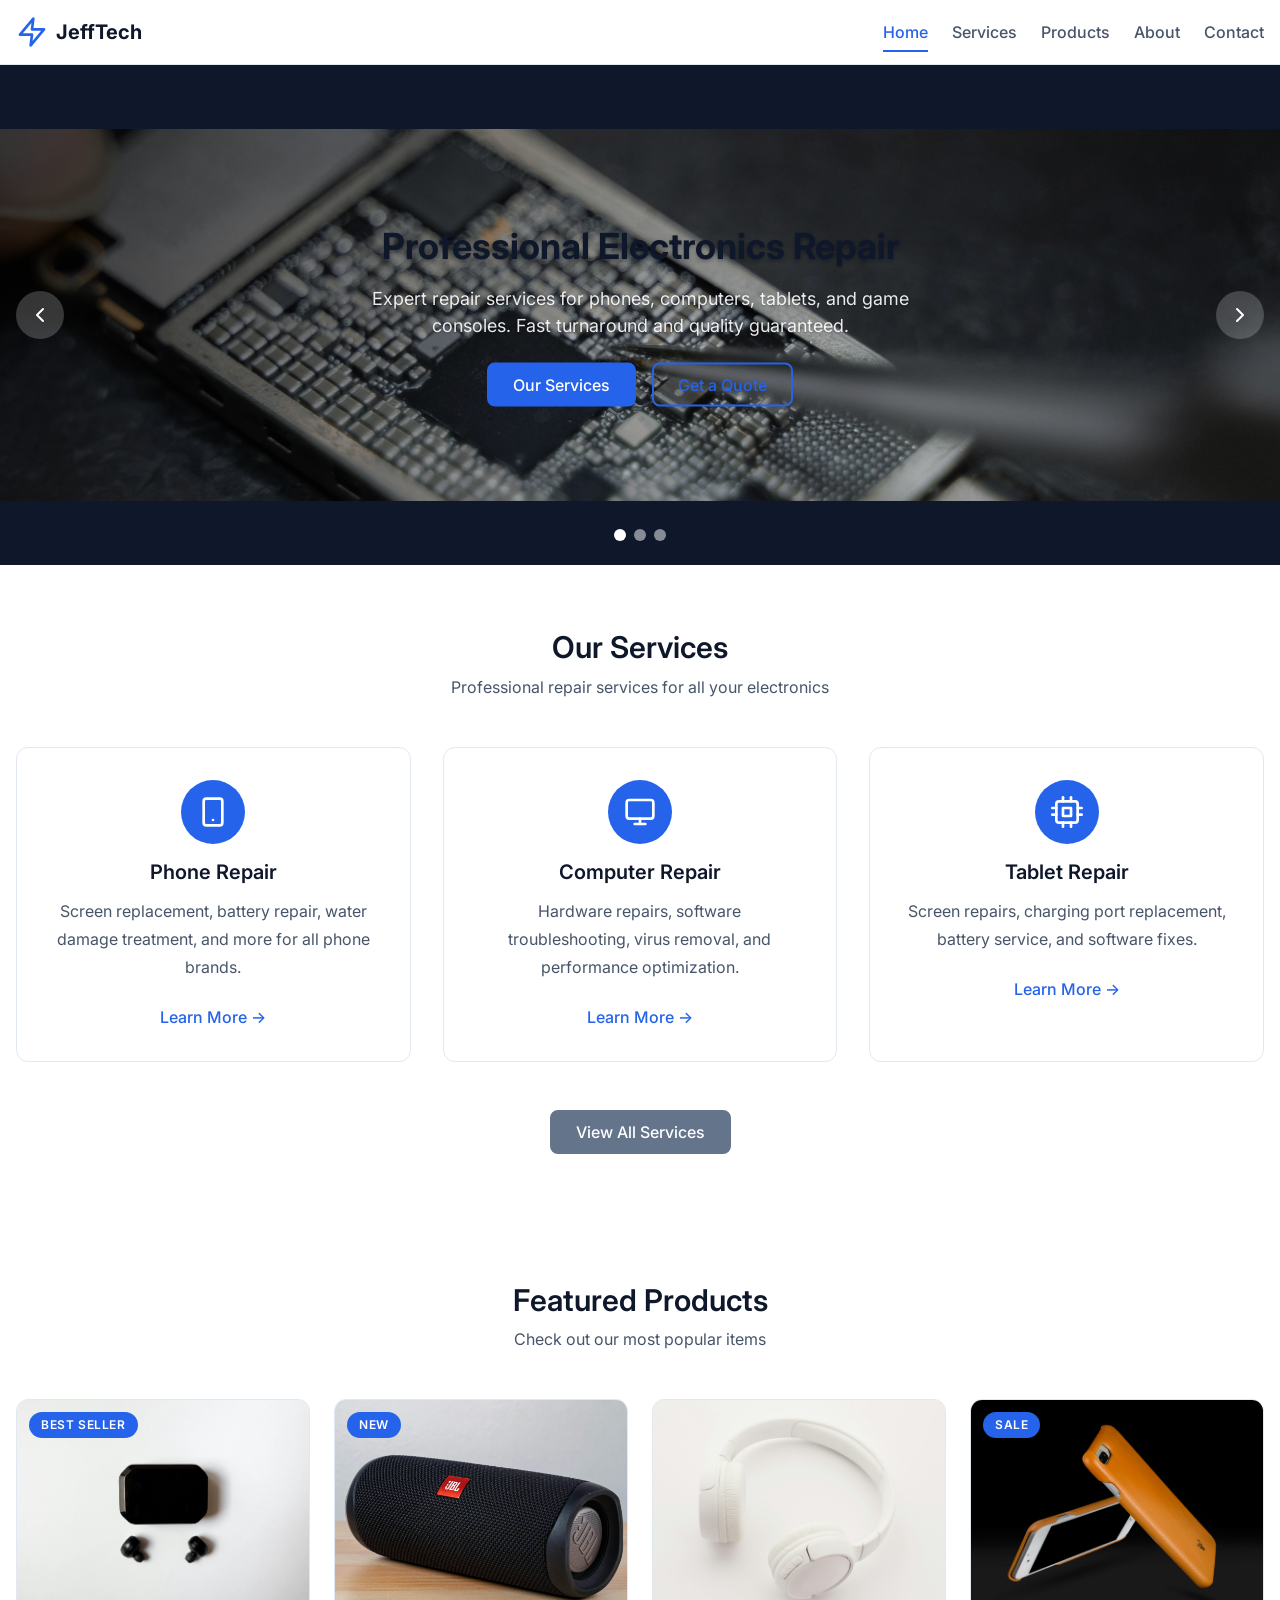
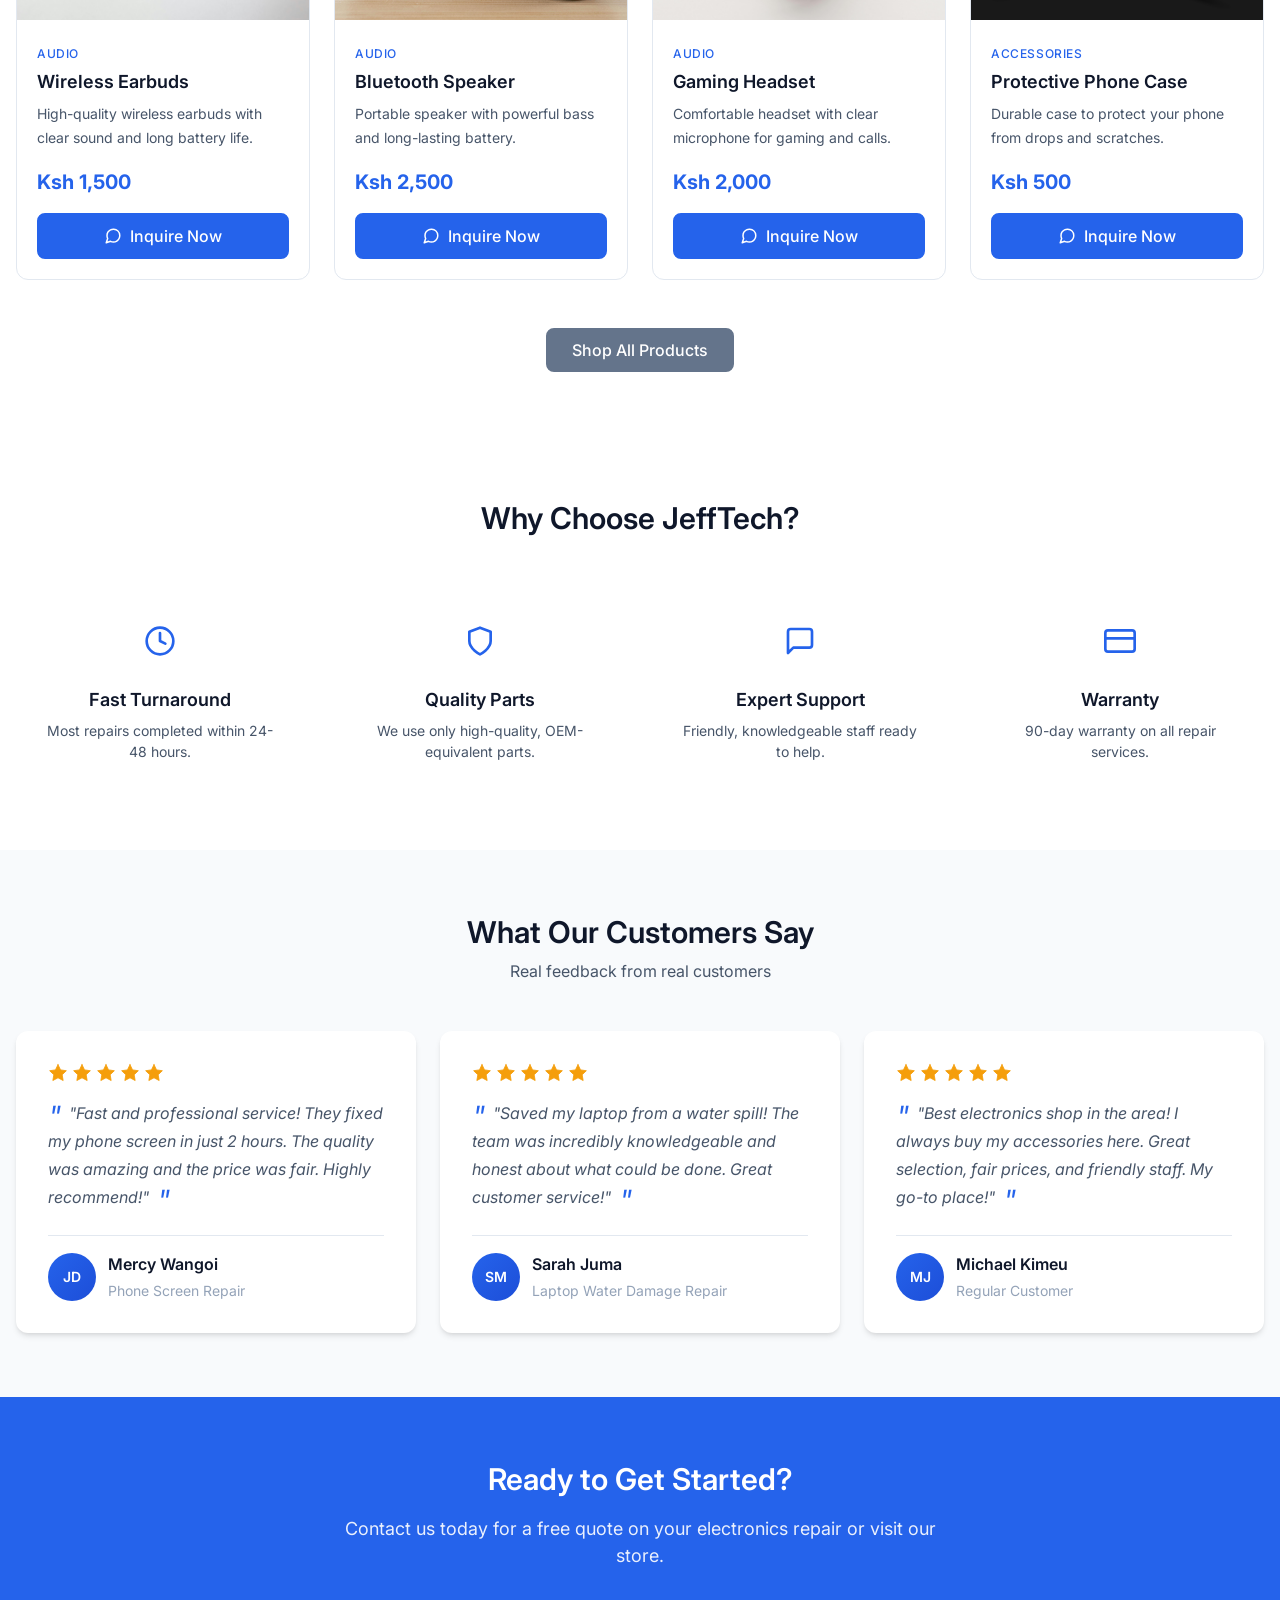
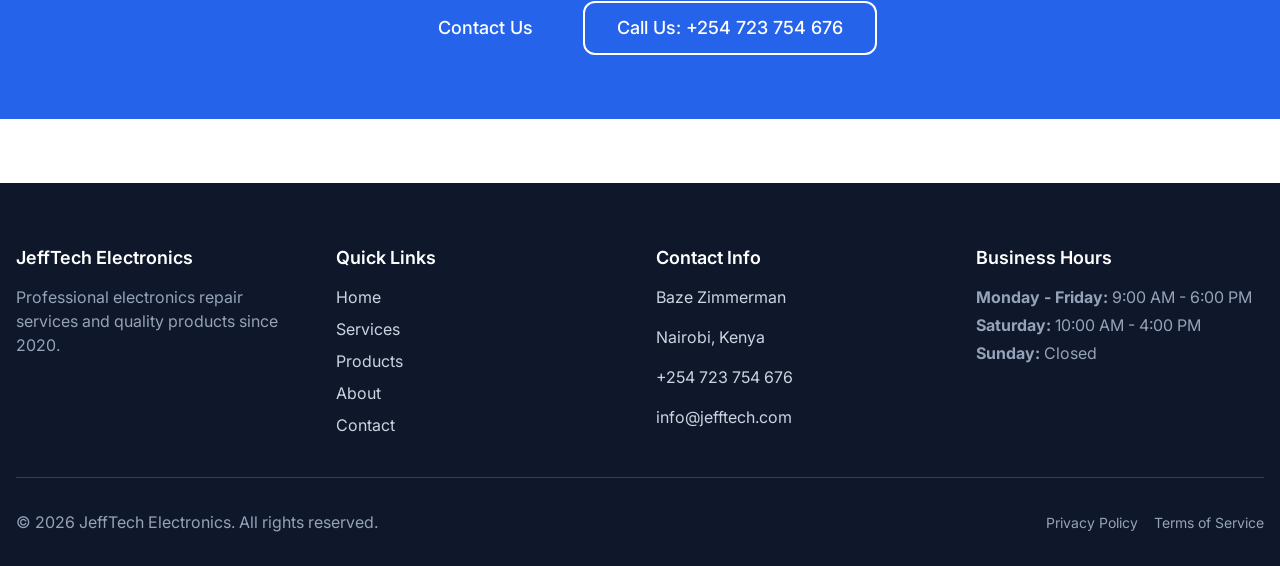
<file: index.html>
<!DOCTYPE html>
<html lang="en">
<head>
    <meta charset="UTF-8">
    <meta name="viewport" content="width=device-width, initial-scale=1.0">
    <meta http-equiv="X-UA-Compatible" content="IE=edge">
    
    <!-- Primary Meta Tags -->
    <title>JeffTech Electronics - Repair Services & Products</title>
    <meta name="title" content="JeffTech Electronics - Repair Services & Products">
    <meta name="description" content="Professional electronics repair services and quality products. We repair phones, computers, tablets, and more. Visit us today!">
    <meta name="keywords" content="electronics repair, phone repair, computer repair, electronics sales, tablet repair">
    <meta name="author" content="JeffTech Electronics">
    <meta name="robots" content="index, follow">
    
    <!-- Open Graph / Facebook -->
    <meta property="og:type" content="website">
    <meta property="og:url" content="https://jefftech.example.com/">
    <meta property="og:title" content="JeffTech Electronics - Repair Services & Products">
    <meta property="og:description" content="Professional electronics repair services and quality products. We repair phones, computers, tablets, and more.">
    <meta property="og:image" content="assets/images/og-image.jpg">
    
    <!-- Twitter -->
    <meta property="twitter:card" content="summary_large_image">
    <meta property="twitter:url" content="https://jefftech.example.com/">
    <meta property="twitter:title" content="JeffTech Electronics - Repair Services & Products">
    <meta property="twitter:description" content="Professional electronics repair services and quality products. We repair phones, computers, tablets, and more.">
    <meta property="twitter:image" content="assets/images/og-image.jpg">
    
    <!-- Favicon -->
    <link rel="icon" type="image/x-icon" href="assets/images/favicon.ico">
    <link rel="apple-touch-icon" sizes="180x180" href="assets/images/apple-touch-icon.png">
    
    <!-- Canonical URL -->
    <link rel="canonical" href="https://jefftech.example.com/">
    
    <!-- Preconnect to external domains -->
    <link rel="preconnect" href="https://fonts.googleapis.com">
    <link rel="preconnect" href="https://fonts.gstatic.com" crossorigin>
    
    <!-- Fonts -->
    <link rel="stylesheet" href="https://fonts.googleapis.com/css2?family=Inter:wght@400;500;600;700&display=swap">
    
    <!-- CSS -->
    <link rel="stylesheet" href="assets/css/main.css">
    
    <!-- Security Headers (via meta tag - server config preferred) -->
    <meta http-equiv="X-Content-Type-Options" content="nosniff">
    <meta http-equiv="X-Frame-Options" content="DENY">
    <meta name="referrer" content="strict-origin-when-cross-origin">
</head>
<body>
    <!-- Skip Link for Accessibility -->
    <a href="#main-content" class="skip-link">Skip to main content</a>
    
    <!-- Header -->
    <header class="header">
        <div class="container">
            <a href="index.html" class="logo">
                <svg xmlns="http://www.w3.org/2000/svg" viewBox="0 0 24 24" fill="none" stroke="currentColor" stroke-width="2" stroke-linecap="round" stroke-linejoin="round" class="logo-icon">
                    <path d="M13 2L3 14h9l-1 8 10-12h-9l1-8z"/>
                </svg>
                <span class="logo-text">JeffTech</span>
            </a>
            
            <nav class="nav" aria-label="Main navigation">
                <button class="nav-toggle" aria-expanded="false" aria-controls="nav-menu" aria-label="Toggle navigation menu">
                    <span class="hamburger"></span>
                </button>
                
                <ul id="nav-menu" class="nav-menu">
                    <li class="nav-item">
                        <a href="index.html" class="nav-link nav-link--active" aria-current="page">Home</a>
                    </li>
                    <li class="nav-item">
                        <a href="pages/services.html" class="nav-link">Services</a>
                    </li>
                    <li class="nav-item">
                        <a href="pages/products.html" class="nav-link">Products</a>
                    </li>
                    <li class="nav-item">
                        <a href="pages/about.html" class="nav-link">About</a>
                    </li>
                    <li class="nav-item">
                        <a href="pages/contact.html" class="nav-link">Contact</a>
                    </li>
                </ul>
            </nav>
        </div>
    </header>
    
    <!-- Main Content -->
    <main id="main-content">
        <!-- Hero Slider Section -->
        <section class="hero-slider" aria-roledescription="carousel" aria-label="Featured promotions">
            <div class="hero-slider__slides">
                <!-- Slide 1 -->
                <article class="hero-slider__slide is-active" aria-roledescription="slide" aria-label="Slide 1 of 3">
                    <img src="assets/images/hero-1.jpg" alt="Professional electronics repair services" loading="eager" width="1920" height="600">
                    <div class="hero-slider__overlay"></div>
                    <div class="hero-slider__content">
                        <h1 class="hero-slider__title">Professional Electronics Repair</h1>
                        <p class="hero-slider__subtitle">Expert repair services for phones, computers, tablets, and game consoles. Fast turnaround and quality guaranteed.</p>
                        <div class="hero-slider__actions">
                            <a href="pages/services.html" class="btn btn--primary">Our Services</a>
                            <a href="pages/contact.html" class="btn btn--outline">Get a Quote</a>
                        </div>
                    </div>
                </article>
                
                <!-- Slide 2 -->
                <article class="hero-slider__slide" aria-roledescription="slide" aria-label="Slide 2 of 3">
                    <img src="assets/images/hero-2.jpg" alt="Quality electronics products and accessories" loading="eager" width="1920" height="600">
                    <div class="hero-slider__overlay"></div>
                    <div class="hero-slider__content">
                        <h1 class="hero-slider__title">Quality Products & Accessories</h1>
                        <p class="hero-slider__subtitle">Browse our selection of phones, tablets, chargers, cables, cases, and more. Competitive prices and expert advice.</p>
                        <div class="hero-slider__actions">
                            <a href="pages/products.html" class="btn btn--primary">View Products</a>
                            <a href="pages/contact.html" class="btn btn--outline">Contact Us</a>
                        </div>
                    </div>
                </article>
                
                <!-- Slide 3 -->
                <article class="hero-slider__slide" aria-roledescription="slide" aria-label="Slide 3 of 3">
                    <img src="assets/images/hero-3.jpg" alt="Fast and reliable service at JeffTech Electronics" loading="eager" width="1920" height="600">
                    <div class="hero-slider__overlay"></div>
                    <div class="hero-slider__content">
                        <h1 class="hero-slider__title">Fast & Reliable Service</h1>
                        <p class="hero-slider__subtitle">Most repairs completed same-day. Walk-ins welcome! Free diagnostic services.</p>
                        <div class="hero-slider__actions">
                            <a href="pages/contact.html" class="btn btn--primary">Visit Our Store</a>
                            <a href="pages/about.html" class="btn btn--outline">Learn More</a>
                        </div>
                    </div>
                </article>
            </div>
            
            <!-- Navigation Controls -->
            <button class="hero-slider__control hero-slider__control--prev" aria-label="Previous slide">
                <svg xmlns="http://www.w3.org/2000/svg" viewBox="0 0 24 24" fill="none" stroke="currentColor" stroke-width="2" stroke-linecap="round" stroke-linejoin="round">
                    <path d="M15 18l-6-6 6-6"/>
                </svg>
            </button>
            <button class="hero-slider__control hero-slider__control--next" aria-label="Next slide">
                <svg xmlns="http://www.w3.org/2000/svg" viewBox="0 0 24 24" fill="none" stroke="currentColor" stroke-width="2" stroke-linecap="round" stroke-linejoin="round">
                    <path d="M9 18l6-6-6-6"/>
                </svg>
            </button>
            
            <!-- Indicators -->
            <div class="hero-slider__indicators" role="tablist" aria-label="Slide navigation">
                <button class="hero-slider__indicator is-active" role="tab" aria-selected="true" aria-label="Go to slide 1"></button>
                <button class="hero-slider__indicator" role="tab" aria-selected="false" aria-label="Go to slide 2"></button>
                <button class="hero-slider__indicator" role="tab" aria-selected="false" aria-label="Go to slide 3"></button>
            </div>
        </section>
        
        <!-- Featured Services -->
        <section class="featured-services" aria-labelledby="services-heading">
            <div class="container">
                <h2 id="services-heading" class="section-title">Our Services</h2>
                <p class="section-subtitle">Professional repair services for all your electronics</p>
                
                <div class="services-grid">
                    <article class="service-card">
                        <div class="service-icon">
                            <svg xmlns="http://www.w3.org/2000/svg" viewBox="0 0 24 24" fill="none" stroke="currentColor" stroke-width="2" stroke-linecap="round" stroke-linejoin="round">
                                <rect x="5" y="2" width="14" height="20" rx="2" ry="2"/>
                                <line x1="12" y1="18" x2="12.01" y2="18"/>
                            </svg>
                        </div>
                        <h3 class="service-title">Phone Repair</h3>
                        <p class="service-description">Screen replacement, battery repair, water damage treatment, and more for all phone brands.</p>
                        <a href="pages/services.html" class="service-link" aria-label="Learn more about phone repair services">Learn More</a>
                    </article>
                    
                    <article class="service-card">
                        <div class="service-icon">
                            <svg xmlns="http://www.w3.org/2000/svg" viewBox="0 0 24 24" fill="none" stroke="currentColor" stroke-width="2" stroke-linecap="round" stroke-linejoin="round">
                                <rect x="2" y="3" width="20" height="14" rx="2" ry="2"/>
                                <line x1="8" y1="21" x2="16" y2="21"/>
                                <line x1="12" y1="17" x2="12" y2="21"/>
                            </svg>
                        </div>
                        <h3 class="service-title">Computer Repair</h3>
                        <p class="service-description">Hardware repairs, software troubleshooting, virus removal, and performance optimization.</p>
                        <a href="pages/services.html" class="service-link" aria-label="Learn more about computer repair services">Learn More</a>
                    </article>
                    
                    <article class="service-card">
                        <div class="service-icon">
                            <svg xmlns="http://www.w3.org/2000/svg" viewBox="0 0 24 24" fill="none" stroke="currentColor" stroke-width="2" stroke-linecap="round" stroke-linejoin="round">
                                <rect x="4" y="4" width="16" height="16" rx="2" ry="2"/>
                                <rect x="9" y="9" width="6" height="6"/>
                                <line x1="9" y1="1" x2="9" y2="4"/>
                                <line x1="15" y1="1" x2="15" y2="4"/>
                                <line x1="9" y1="20" x2="9" y2="23"/>
                                <line x1="15" y1="20" x2="15" y2="23"/>
                                <line x1="20" y1="9" x2="23" y2="9"/>
                                <line x1="20" y1="14" x2="23" y2="14"/>
                                <line x1="1" y1="9" x2="4" y2="9"/>
                                <line x1="1" y1="14" x2="4" y2="14"/>
                            </svg>
                        </div>
                        <h3 class="service-title">Tablet Repair</h3>
                        <p class="service-description">Screen repairs, charging port replacement, battery service, and software fixes.</p>
                        <a href="pages/services.html" class="service-link" aria-label="Learn more about tablet repair services">Learn More</a>
                    </article>
                </div>
                
                <div class="section-cta">
                    <a href="pages/services.html" class="btn btn--secondary">View All Services</a>
                </div>
            </div>
        </section>
        
        <!-- Featured Products -->
        <section class="featured-products" aria-labelledby="products-heading">
            <div class="container">
                <h2 id="products-heading" class="section-title">Featured Products</h2>
                <p class="section-subtitle">Check out our most popular items</p>
                
                <div class="products-grid">
                    <article class="product-card">
                        <div class="product-badge">Best Seller</div>
                        <div class="product-image">
                            <img src="assets/images/ear-buds.jpg" alt="Wireless Earbuds" loading="lazy" width="400" height="300">
                        </div>
                        <div class="product-content">
                            <span class="product-category">Audio</span>
                            <h3 class="product-title">Wireless Earbuds</h3>
                            <p class="product-description">High-quality wireless earbuds with clear sound and long battery life.</p>
                            <p class="product-price">Ksh 1,500</p>
                            <a href="https://wa.me/254723754676?text=Hi%20JeffTech,%20I'm%20interested%20in%20the%20Wireless%20Earbuds.%20Please%20help%20me%20with%20more%20details." class="btn btn--primary" target="_blank" rel="noopener noreferrer">
                                <svg xmlns="http://www.w3.org/2000/svg" width="18" height="18" viewBox="0 0 24 24" fill="none" stroke="currentColor" stroke-width="2" stroke-linecap="round" stroke-linejoin="round">
                                    <path d="M21 11.5a8.38 8.38 0 0 1-.9 3.8 8.5 8.5 0 0 1-7.6 4.7 8.38 8.38 0 0 1-3.8-.9L3 21l1.9-5.7a8.38 8.38 0 0 1-.9-3.8 8.5 8.5 0 0 1 4.7-7.6 8.38 8.38 0 0 1 3.8-.9h.5a8.48 8.48 0 0 1 8 8v.5z"/>
                                </svg>
                                Inquire Now
                            </a>
                        </div>
                    </article>
                    
                    <article class="product-card">
                        <div class="product-badge">New</div>
                        <div class="product-image">
                            <img src="assets/images/bluetooth-speaker.jpg" alt="Bluetooth Speaker" loading="lazy" width="400" height="300">
                        </div>
                        <div class="product-content">
                            <span class="product-category">Audio</span>
                            <h3 class="product-title">Bluetooth Speaker</h3>
                            <p class="product-description">Portable speaker with powerful bass and long-lasting battery.</p>
                            <p class="product-price">Ksh 2,500</p>
                            <a href="https://wa.me/254723754676?text=Hi%20JeffTech,%20I'm%20interested%20in%20the%20Bluetooth%20Speaker.%20Please%20help%20me%20with%20more%20details." class="btn btn--primary" target="_blank" rel="noopener noreferrer">
                                <svg xmlns="http://www.w3.org/2000/svg" width="18" height="18" viewBox="0 0 24 24" fill="none" stroke="currentColor" stroke-width="2" stroke-linecap="round" stroke-linejoin="round">
                                    <path d="M21 11.5a8.38 8.38 0 0 1-.9 3.8 8.5 8.5 0 0 1-7.6 4.7 8.38 8.38 0 0 1-3.8-.9L3 21l1.9-5.7a8.38 8.38 0 0 1-.9-3.8 8.5 8.5 0 0 1 4.7-7.6 8.38 8.38 0 0 1 3.8-.9h.5a8.48 8.48 0 0 1 8 8v.5z"/>
                                </svg>
                                Inquire Now
                            </a>
                        </div>
                    </article>
                    
                    <article class="product-card">
                        <div class="product-image">
                            <img src="assets/images/headset.jpg" alt="Gaming Headset" loading="lazy" width="400" height="300">
                        </div>
                        <div class="product-content">
                            <span class="product-category">Audio</span>
                            <h3 class="product-title">Gaming Headset</h3>
                            <p class="product-description">Comfortable headset with clear microphone for gaming and calls.</p>
                            <p class="product-price">Ksh 2,000</p>
                            <a href="https://wa.me/254723754676?text=Hi%20JeffTech,%20I'm%20interested%20in%20the%20Gaming%20Headset.%20Please%20help%20me%20with%20more%20details." class="btn btn--primary" target="_blank" rel="noopener noreferrer">
                                <svg xmlns="http://www.w3.org/2000/svg" width="18" height="18" viewBox="0 0 24 24" fill="none" stroke="currentColor" stroke-width="2" stroke-linecap="round" stroke-linejoin="round">
                                    <path d="M21 11.5a8.38 8.38 0 0 1-.9 3.8 8.5 8.5 0 0 1-7.6 4.7 8.38 8.38 0 0 1-3.8-.9L3 21l1.9-5.7a8.38 8.38 0 0 1-.9-3.8 8.5 8.5 0 0 1 4.7-7.6 8.38 8.38 0 0 1 3.8-.9h.5a8.48 8.48 0 0 1 8 8v.5z"/>
                                </svg>
                                Inquire Now
                            </a>
                        </div>
                    </article>
                    
                    <article class="product-card">
                        <div class="product-badge">Sale</div>
                        <div class="product-image">
                            <img src="assets/images/phone-case.jpg" alt="Phone Case" loading="lazy" width="400" height="300">
                        </div>
                        <div class="product-content">
                            <span class="product-category">Accessories</span>
                            <h3 class="product-title">Protective Phone Case</h3>
                            <p class="product-description">Durable case to protect your phone from drops and scratches.</p>
                            <p class="product-price">Ksh 500</p>
                            <a href="https://wa.me/254723754676?text=Hi%20JeffTech,%20I'm%20interested%20in%20the%20Protective%20Phone%20Case.%20Please%20help%20me%20with%20more%20details." class="btn btn--primary" target="_blank" rel="noopener noreferrer">
                                <svg xmlns="http://www.w3.org/2000/svg" width="18" height="18" viewBox="0 0 24 24" fill="none" stroke="currentColor" stroke-width="2" stroke-linecap="round" stroke-linejoin="round">
                                    <path d="M21 11.5a8.38 8.38 0 0 1-.9 3.8 8.5 8.5 0 0 1-7.6 4.7 8.38 8.38 0 0 1-3.8-.9L3 21l1.9-5.7a8.38 8.38 0 0 1-.9-3.8 8.5 8.5 0 0 1 4.7-7.6 8.38 8.38 0 0 1 3.8-.9h.5a8.48 8.48 0 0 1 8 8v.5z"/>
                                </svg>
                                Inquire Now
                            </a>
                        </div>
                    </article>
                </div>
                
                <div class="section-cta">
                    <a href="pages/products.html" class="btn btn--secondary">Shop All Products</a>
                </div>
            </div>
        </section>
        
        <!-- Why Choose Us -->
        <section class="why-us" aria-labelledby="why-us-heading">
            <div class="container">
                <h2 id="why-us-heading" class="section-title">Why Choose JeffTech?</h2>
                
                <div class="features-grid">
                    <div class="feature">
                        <div class="feature-icon">
                            <svg xmlns="http://www.w3.org/2000/svg" viewBox="0 0 24 24" fill="none" stroke="currentColor" stroke-width="2" stroke-linecap="round" stroke-linejoin="round">
                                <circle cx="12" cy="12" r="10"/>
                                <polyline points="12 6 12 12 16 14"/>
                            </svg>
                        </div>
                        <h3 class="feature-title">Fast Turnaround</h3>
                        <p class="feature-description">Most repairs completed within 24-48 hours.</p>
                    </div>
                    
                    <div class="feature">
                        <div class="feature-icon">
                            <svg xmlns="http://www.w3.org/2000/svg" viewBox="0 0 24 24" fill="none" stroke="currentColor" stroke-width="2" stroke-linecap="round" stroke-linejoin="round">
                                <path d="M12 22s8-4 8-10V5l-8-3-8 3v7c0 6 8 10 8 10z"/>
                            </svg>
                        </div>
                        <h3 class="feature-title">Quality Parts</h3>
                        <p class="feature-description">We use only high-quality, OEM-equivalent parts.</p>
                    </div>
                    
                    <div class="feature">
                        <div class="feature-icon">
                            <svg xmlns="http://www.w3.org/2000/svg" viewBox="0 0 24 24" fill="none" stroke="currentColor" stroke-width="2" stroke-linecap="round" stroke-linejoin="round">
                                <path d="M21 15a2 2 0 0 1-2 2H7l-4 4V5a2 2 0 0 1 2-2h14a2 2 0 0 1 2 2z"/>
                            </svg>
                        </div>
                        <h3 class="feature-title">Expert Support</h3>
                        <p class="feature-description">Friendly, knowledgeable staff ready to help.</p>
                    </div>
                    
                    <div class="feature">
                        <div class="feature-icon">
                            <svg xmlns="http://www.w3.org/2000/svg" viewBox="0 0 24 24" fill="none" stroke="currentColor" stroke-width="2" stroke-linecap="round" stroke-linejoin="round">
                                <rect x="1" y="4" width="22" height="16" rx="2" ry="2"/>
                                <line x1="1" y1="10" x2="23" y2="10"/>
                            </svg>
                        </div>
                        <h3 class="feature-title">Warranty</h3>
                        <p class="feature-description">90-day warranty on all repair services.</p>
                    </div>
                </div>
            </div>
        </section>
        
        <!-- Customer Testimonials -->
        <section class="testimonials" aria-labelledby="testimonials-heading">
            <div class="container">
                <h2 id="testimonials-heading" class="section-title">What Our Customers Say</h2>
                <p class="section-subtitle">Real feedback from real customers</p>
                
                <div class="testimonials-grid">
                    <article class="testimonial-card">
                        <div class="testimonial-rating" aria-label="5 out of 5 stars">
                            <svg xmlns="http://www.w3.org/2000/svg" viewBox="0 0 24 24" fill="currentColor" stroke="currentColor" stroke-width="1" stroke-linecap="round" stroke-linejoin="round">
                                <polygon points="12 2 15.09 8.26 22 9.27 17 14.14 18.18 21.02 12 17.77 5.82 21.02 7 14.14 2 9.27 8.91 8.26 12 2"/>
                            </svg>
                            <svg xmlns="http://www.w3.org/2000/svg" viewBox="0 0 24 24" fill="currentColor" stroke="currentColor" stroke-width="1" stroke-linecap="round" stroke-linejoin="round">
                                <polygon points="12 2 15.09 8.26 22 9.27 17 14.14 18.18 21.02 12 17.77 5.82 21.02 7 14.14 2 9.27 8.91 8.26 12 2"/>
                            </svg>
                            <svg xmlns="http://www.w3.org/2000/svg" viewBox="0 0 24 24" fill="currentColor" stroke="currentColor" stroke-width="1" stroke-linecap="round" stroke-linejoin="round">
                                <polygon points="12 2 15.09 8.26 22 9.27 17 14.14 18.18 21.02 12 17.77 5.82 21.02 7 14.14 2 9.27 8.91 8.26 12 2"/>
                            </svg>
                            <svg xmlns="http://www.w3.org/2000/svg" viewBox="0 0 24 24" fill="currentColor" stroke="currentColor" stroke-width="1" stroke-linecap="round" stroke-linejoin="round">
                                <polygon points="12 2 15.09 8.26 22 9.27 17 14.14 18.18 21.02 12 17.77 5.82 21.02 7 14.14 2 9.27 8.91 8.26 12 2"/>
                            </svg>
                            <svg xmlns="http://www.w3.org/2000/svg" viewBox="0 0 24 24" fill="currentColor" stroke="currentColor" stroke-width="1" stroke-linecap="round" stroke-linejoin="round">
                                <polygon points="12 2 15.09 8.26 22 9.27 17 14.14 18.18 21.02 12 17.77 5.82 21.02 7 14.14 2 9.27 8.91 8.26 12 2"/>
                            </svg>
                        </div>
                        <blockquote class="testimonial-text">
                            "Fast and professional service! They fixed my phone screen in just 2 hours. The quality was amazing and the price was fair. Highly recommend!"
                        </blockquote>
                        <div class="testimonial-author">
                            <div class="testimonial-avatar" aria-hidden="true">JD</div>
                            <div class="testimonial-info">
                                <p class="testimonial-name">Mercy Wangoi</p>
                                <p class="testimonial-service">Phone Screen Repair</p>
                            </div>
                        </div>
                    </article>
                    
                    <article class="testimonial-card">
                        <div class="testimonial-rating" aria-label="5 out of 5 stars">
                            <svg xmlns="http://www.w3.org/2000/svg" viewBox="0 0 24 24" fill="currentColor" stroke="currentColor" stroke-width="1" stroke-linecap="round" stroke-linejoin="round">
                                <polygon points="12 2 15.09 8.26 22 9.27 17 14.14 18.18 21.02 12 17.77 5.82 21.02 7 14.14 2 9.27 8.91 8.26 12 2"/>
                            </svg>
                            <svg xmlns="http://www.w3.org/2000/svg" viewBox="0 0 24 24" fill="currentColor" stroke="currentColor" stroke-width="1" stroke-linecap="round" stroke-linejoin="round">
                                <polygon points="12 2 15.09 8.26 22 9.27 17 14.14 18.18 21.02 12 17.77 5.82 21.02 7 14.14 2 9.27 8.91 8.26 12 2"/>
                            </svg>
                            <svg xmlns="http://www.w3.org/2000/svg" viewBox="0 0 24 24" fill="currentColor" stroke="currentColor" stroke-width="1" stroke-linecap="round" stroke-linejoin="round">
                                <polygon points="12 2 15.09 8.26 22 9.27 17 14.14 18.18 21.02 12 17.77 5.82 21.02 7 14.14 2 9.27 8.91 8.26 12 2"/>
                            </svg>
                            <svg xmlns="http://www.w3.org/2000/svg" viewBox="0 0 24 24" fill="currentColor" stroke="currentColor" stroke-width="1" stroke-linecap="round" stroke-linejoin="round">
                                <polygon points="12 2 15.09 8.26 22 9.27 17 14.14 18.18 21.02 12 17.77 5.82 21.02 7 14.14 2 9.27 8.91 8.26 12 2"/>
                            </svg>
                            <svg xmlns="http://www.w3.org/2000/svg" viewBox="0 0 24 24" fill="currentColor" stroke="currentColor" stroke-width="1" stroke-linecap="round" stroke-linejoin="round">
                                <polygon points="12 2 15.09 8.26 22 9.27 17 14.14 18.18 21.02 12 17.77 5.82 21.02 7 14.14 2 9.27 8.91 8.26 12 2"/>
                            </svg>
                        </div>
                        <blockquote class="testimonial-text">
                            "Saved my laptop from a water spill! The team was incredibly knowledgeable and honest about what could be done. Great customer service!"
                        </blockquote>
                        <div class="testimonial-author">
                            <div class="testimonial-avatar" aria-hidden="true">SM</div>
                            <div class="testimonial-info">
                                <p class="testimonial-name">Sarah Juma</p>
                                <p class="testimonial-service">Laptop Water Damage Repair</p>
                            </div>
                        </div>
                    </article>
                    
                    <article class="testimonial-card">
                        <div class="testimonial-rating" aria-label="5 out of 5 stars">
                            <svg xmlns="http://www.w3.org/2000/svg" viewBox="0 0 24 24" fill="currentColor" stroke="currentColor" stroke-width="1" stroke-linecap="round" stroke-linejoin="round">
                                <polygon points="12 2 15.09 8.26 22 9.27 17 14.14 18.18 21.02 12 17.77 5.82 21.02 7 14.14 2 9.27 8.91 8.26 12 2"/>
                            </svg>
                            <svg xmlns="http://www.w3.org/2000/svg" viewBox="0 0 24 24" fill="currentColor" stroke="currentColor" stroke-width="1" stroke-linecap="round" stroke-linejoin="round">
                                <polygon points="12 2 15.09 8.26 22 9.27 17 14.14 18.18 21.02 12 17.77 5.82 21.02 7 14.14 2 9.27 8.91 8.26 12 2"/>
                            </svg>
                            <svg xmlns="http://www.w3.org/2000/svg" viewBox="0 0 24 24" fill="currentColor" stroke="currentColor" stroke-width="1" stroke-linecap="round" stroke-linejoin="round">
                                <polygon points="12 2 15.09 8.26 22 9.27 17 14.14 18.18 21.02 12 17.77 5.82 21.02 7 14.14 2 9.27 8.91 8.26 12 2"/>
                            </svg>
                            <svg xmlns="http://www.w3.org/2000/svg" viewBox="0 0 24 24" fill="currentColor" stroke="currentColor" stroke-width="1" stroke-linecap="round" stroke-linejoin="round">
                                <polygon points="12 2 15.09 8.26 22 9.27 17 14.14 18.18 21.02 12 17.77 5.82 21.02 7 14.14 2 9.27 8.91 8.26 12 2"/>
                            </svg>
                            <svg xmlns="http://www.w3.org/2000/svg" viewBox="0 0 24 24" fill="currentColor" stroke="currentColor" stroke-width="1" stroke-linecap="round" stroke-linejoin="round">
                                <polygon points="12 2 15.09 8.26 22 9.27 17 14.14 18.18 21.02 12 17.77 5.82 21.02 7 14.14 2 9.27 8.91 8.26 12 2"/>
                            </svg>
                        </div>
                        <blockquote class="testimonial-text">
                            "Best electronics shop in the area! I always buy my accessories here. Great selection, fair prices, and friendly staff. My go-to place!"
                        </blockquote>
                        <div class="testimonial-author">
                            <div class="testimonial-avatar" aria-hidden="true">MJ</div>
                            <div class="testimonial-info">
                                <p class="testimonial-name">Michael Kimeu</p>
                                <p class="testimonial-service">Regular Customer</p>
                            </div>
                        </div>
                    </article>
                </div>
            </div>
        </section>
        
        <!-- Call to Action -->
        <section class="cta-section" aria-labelledby="cta-heading">
            <div class="container">
                <h2 id="cta-heading" class="cta-title">Ready to Get Started?</h2>
                <p class="cta-description">Contact us today for a free quote on your electronics repair or visit our store.</p>
                <div class="cta-actions">
                    <a href="pages/contact.html" class="btn btn--primary btn--large">Contact Us</a>
                    <a href="tel:+254723754676" class="btn btn--outline btn--large">Call Us: +254 723 754 676</a>
                </div>
            </div>
        </section>
    </main>
    
    <!-- Footer -->
    <footer class="footer">
        <div class="container">
            <div class="footer-grid">
                <div class="footer-section">
                    <h3 class="footer-title">JeffTech Electronics</h3>
                    <p class="footer-description">Professional electronics repair services and quality products since 2020.</p>
                </div>
                
                <div class="footer-section">
                    <h3 class="footer-title">Quick Links</h3>
                    <nav aria-label="Footer navigation">
                        <ul class="footer-links">
                            <li><a href="index.html">Home</a></li>
                            <li><a href="pages/services.html">Services</a></li>
                            <li><a href="pages/products.html">Products</a></li>
                            <li><a href="pages/about.html">About</a></li>
                            <li><a href="pages/contact.html">Contact</a></li>
                        </ul>
                    </nav>
                </div>
                
                <div class="footer-section">
                    <h3 class="footer-title">Contact Info</h3>
                    <address class="footer-address">
                        <p>Baze Zimmerman</p>
                        <p>Nairobi, Kenya</p>
                        <p><a href="tel:+254 723 754 676">+254 723 754 676</a></p>
                        <p><a href="mailto:info@jefftech.com">info@jefftech.com</a></p>
                    </address>
                </div>
                
                <div class="footer-section">
                    <h3 class="footer-title">Business Hours</h3>
                    <div class="footer-hours">
                        <p><strong>Monday - Friday:</strong> 9:00 AM - 6:00 PM</p>
                        <p><strong>Saturday:</strong> 10:00 AM - 4:00 PM</p>
                        <p><strong>Sunday:</strong> Closed</p>
                    </div>
                </div>
            </div>
            
            <div class="footer-bottom">
                <p class="copyright">&copy; 2026 JeffTech Electronics. All rights reserved.</p>
                <nav aria-label="Legal links">
                    <ul class="legal-links">
                        <li><a href="#">Privacy Policy</a></li>
                        <li><a href="#">Terms of Service</a></li>
                    </ul>
                </nav>
            </div>
        </div>
    </footer>
    
    <!-- JavaScript -->
    <script src="assets/js/main.js" defer></script>
    
    <!-- Structured Data (JSON-LD) -->
    <script type="application/ld+json">
    {
        "@context": "https://schema.org",
        "@type": "LocalBusiness",
        "name": "JeffTech Electronics",
        "description": "Professional electronics repair services and quality products.",
        "url": "https://jefftech.example.com/",
        "telephone": "+254723754676",
        "address": {
            "@type": "PostalAddress",
            "streetAddress": "Baze Zimmerman",
            "addressLocality": "Nairobi",
            "addressRegion": "Nairobi County",
            "postalCode": "00100",
            "addressCountry": "KE"
        },
        "geo": {
            "@type": "GeoCoordinates",
            "latitude": "-1.2083",
            "longitude": "36.8997"
        },
        "openingHoursSpecification": [
            {
                "@type": "OpeningHoursSpecification",
                "dayOfWeek": ["Monday", "Tuesday", "Wednesday", "Thursday", "Friday"],
                "opens": "09:00",
                "closes": "18:00"
            },
            {
                "@type": "OpeningHoursSpecification",
                "dayOfWeek": "Saturday",
                "opens": "10:00",
                "closes": "16:00"
            }
        ],
        "priceRange": "Ksh",
        "paymentAccepted": "Cash, M-Pesa, Bank Transfer",
        "currenciesAccepted": "KES",
        "areaServed": "Nairobi, Kenya"
    }
    </script>
</body>
</html>
</file>
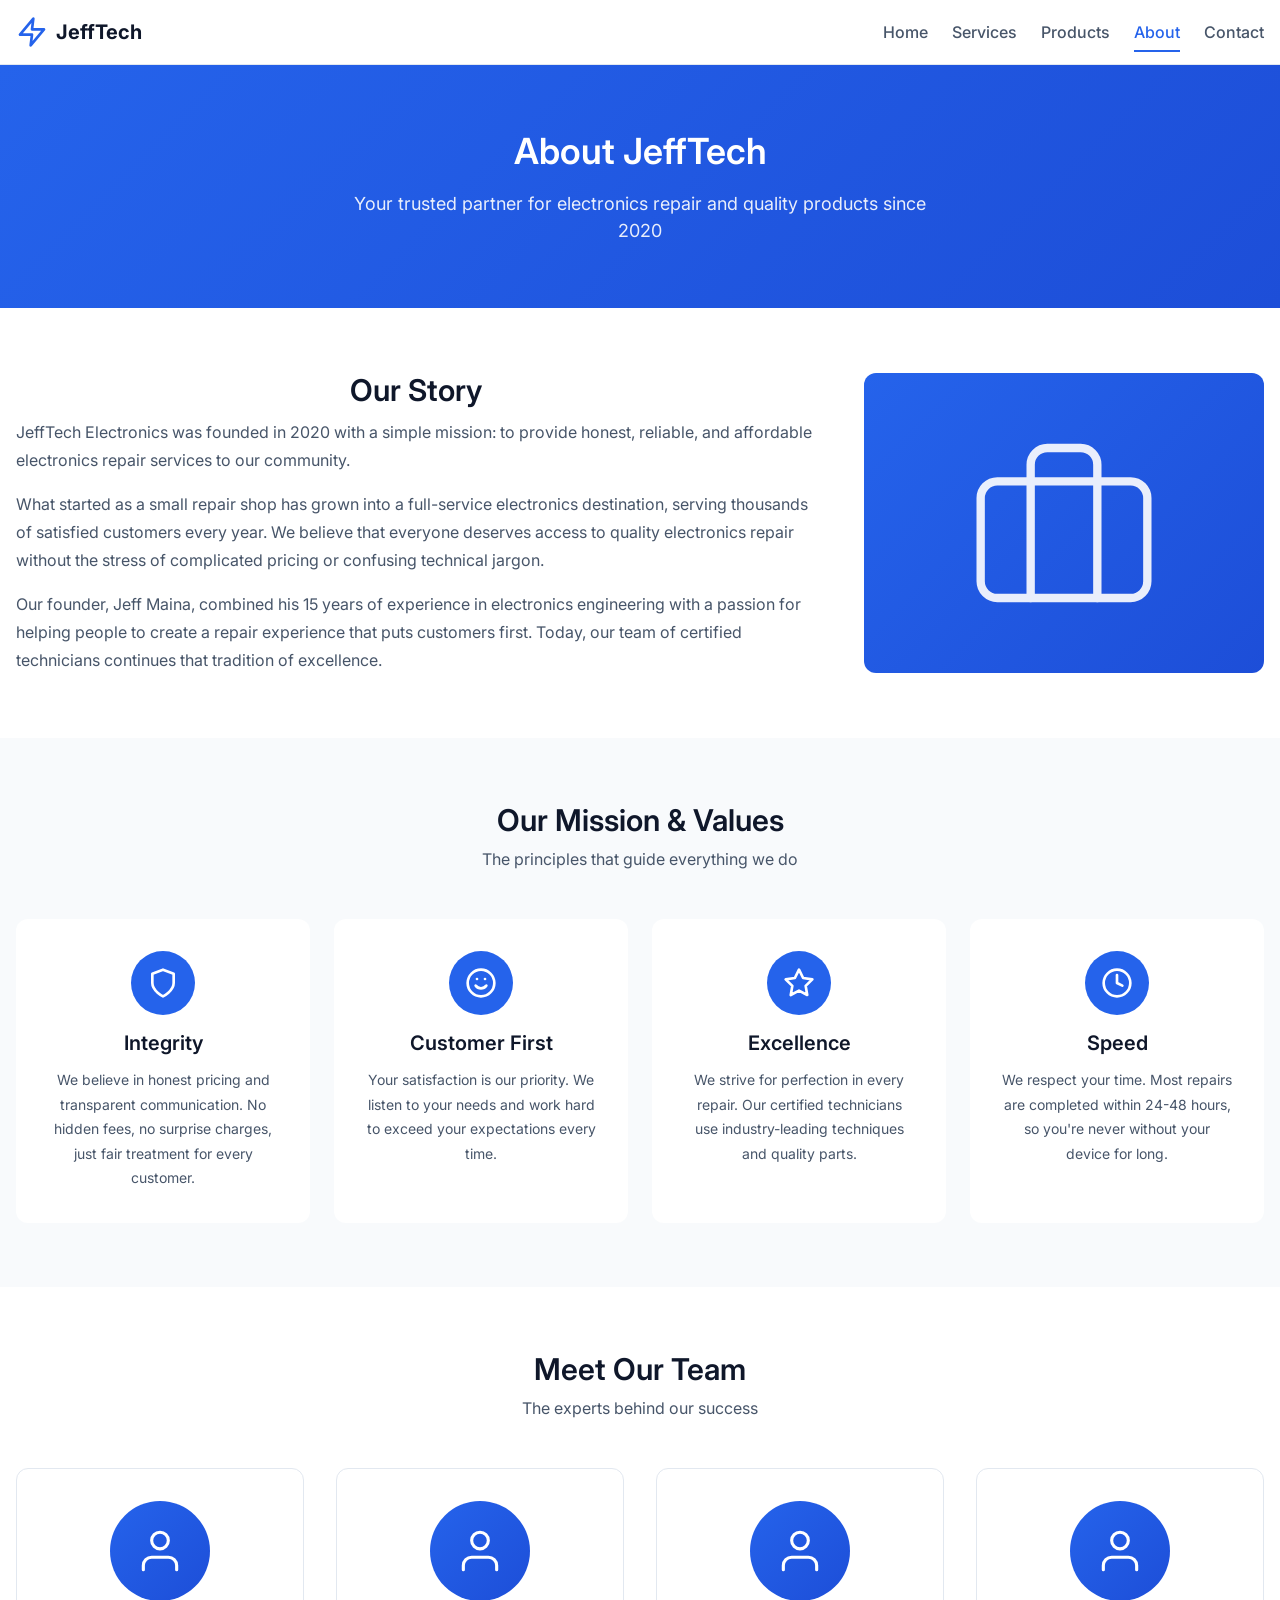
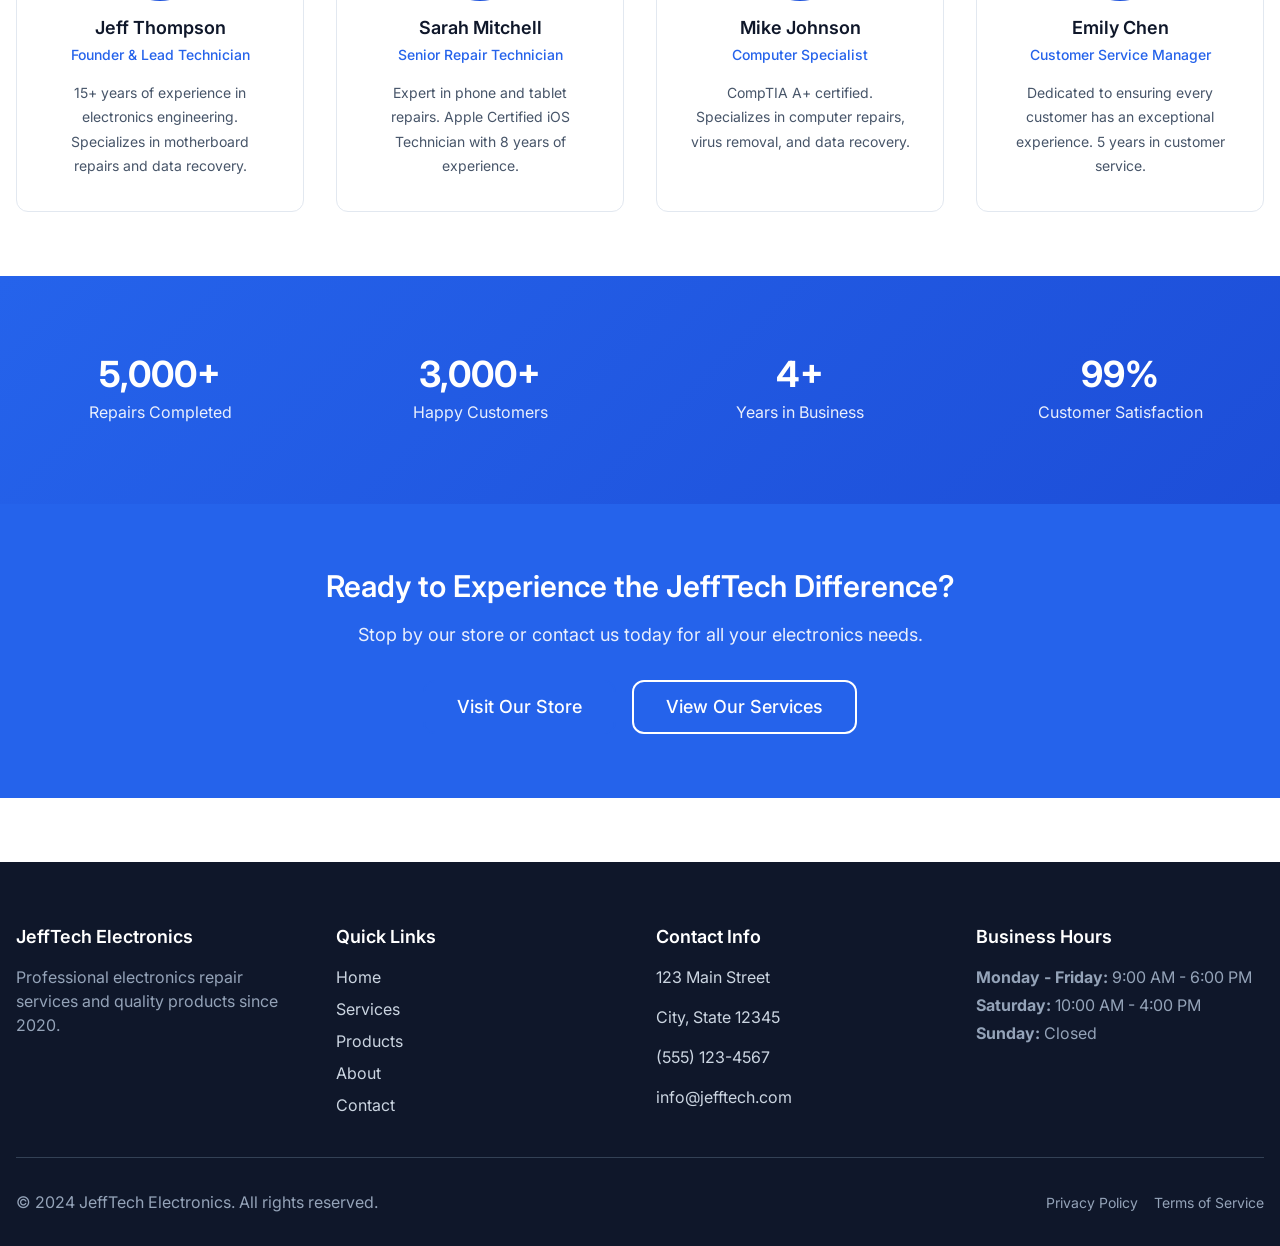
<file: pages/about.html>
<!DOCTYPE html>
<html lang="en">
<head>
    <meta charset="UTF-8">
    <meta name="viewport" content="width=device-width, initial-scale=1.0">
    <meta http-equiv="X-UA-Compatible" content="IE=edge">
    
    <!-- Primary Meta Tags -->
    <title>About Us - JeffTech Electronics</title>
    <meta name="title" content="About Us - JeffTech Electronics">
    <meta name="description" content="Learn about JeffTech Electronics - your trusted source for electronics repair and quality products since 2020. Our story, mission, and team.">
    <meta name="keywords" content="electronics repair, about us, our story, mission, values, team, electronics store">
    <meta name="author" content="JeffTech Electronics">
    <meta name="robots" content="index, follow">
    
    <!-- Open Graph / Facebook -->
    <meta property="og:type" content="website">
    <meta property="og:url" content="https://jefftech.example.com/pages/about.html">
    <meta property="og:title" content="About Us - JeffTech Electronics">
    <meta property="og:description" content="Your trusted source for electronics repair and quality products since 2020.">
    
    <!-- Twitter -->
    <meta property="twitter:card" content="summary_large_image">
    <meta property="twitter:url" content="https://jefftech.example.com/pages/about.html">
    <meta property="twitter:title" content="About Us - JeffTech Electronics">
    <meta property="twitter:description" content="Your trusted source for electronics repair and quality products since 2020.">
    
    <!-- Favicon -->
    <link rel="icon" type="image/x-icon" href="../assets/images/favicon.ico">
    <link rel="apple-touch-icon" sizes="180x180" href="../assets/images/apple-touch-icon.png">
    
    <!-- Canonical URL -->
    <link rel="canonical" href="https://jefftech.example.com/pages/about.html">
    
    <!-- Preconnect to external domains -->
    <link rel="preconnect" href="https://fonts.googleapis.com">
    <link rel="preconnect" href="https://fonts.gstatic.com" crossorigin>
    
    <!-- Fonts -->
    <link rel="stylesheet" href="https://fonts.googleapis.com/css2?family=Inter:wght@400;500;600;700&display=swap">
    
    <!-- CSS -->
    <link rel="stylesheet" href="../assets/css/main.css">
    
    <!-- Security Headers -->
    <meta http-equiv="X-Content-Type-Options" content="nosniff">
    <meta http-equiv="X-Frame-Options" content="DENY">
    <meta name="referrer" content="strict-origin-when-cross-origin">
</head>
<body>
    <!-- Skip Link for Accessibility -->
    <a href="#main-content" class="skip-link">Skip to main content</a>
    
    <!-- Header -->
    <header class="header">
        <div class="container">
            <a href="../index.html" class="logo">
                <svg xmlns="http://www.w3.org/2000/svg" viewBox="0 0 24 24" fill="none" stroke="currentColor" stroke-width="2" stroke-linecap="round" stroke-linejoin="round" class="logo-icon">
                    <path d="M13 2L3 14h9l-1 8 10-12h-9l1-8z"/>
                </svg>
                <span class="logo-text">JeffTech</span>
            </a>
            
            <nav class="nav" aria-label="Main navigation">
                <button class="nav-toggle" aria-expanded="false" aria-controls="nav-menu" aria-label="Toggle navigation menu">
                    <span class="hamburger"></span>
                </button>
                
                <ul id="nav-menu" class="nav-menu">
                    <li class="nav-item">
                        <a href="../index.html" class="nav-link">Home</a>
                    </li>
                    <li class="nav-item">
                        <a href="services.html" class="nav-link">Services</a>
                    </li>
                    <li class="nav-item">
                        <a href="products.html" class="nav-link">Products</a>
                    </li>
                    <li class="nav-item">
                        <a href="about.html" class="nav-link nav-link--active" aria-current="page">About</a>
                    </li>
                    <li class="nav-item">
                        <a href="contact.html" class="nav-link">Contact</a>
                    </li>
                </ul>
            </nav>
        </div>
    </header>
    
    <!-- Main Content -->
    <main id="main-content">
        <!-- Page Header -->
        <section class="page-header" aria-labelledby="page-heading">
            <div class="container">
                <h1 id="page-heading" class="page-title">About JeffTech</h1>
                <p class="page-subtitle">Your trusted partner for electronics repair and quality products since 2020</p>
            </div>
        </section>
        
        <!-- Our Story Section -->
        <section class="about-section" aria-labelledby="story-heading">
            <div class="container">
                <div class="about-grid">
                    <div class="about-content">
                        <h2 id="story-heading" class="section-title about-title">Our Story</h2>
                        <p class="about-text">JeffTech Electronics was founded in 2020 with a simple mission: to provide honest, reliable, and affordable electronics repair services to our community.</p>
                        <p class="about-text">What started as a small repair shop has grown into a full-service electronics destination, serving thousands of satisfied customers every year. We believe that everyone deserves access to quality electronics repair without the stress of complicated pricing or confusing technical jargon.</p>
                        <p class="about-text">Our founder, Jeff Maina, combined his 15 years of experience in electronics engineering with a passion for helping people to create a repair experience that puts customers first. Today, our team of certified technicians continues that tradition of excellence.</p>
                    </div>
                    <div class="about-image">
                        <svg xmlns="http://www.w3.org/2000/svg" viewBox="0 0 24 24" fill="none" stroke="currentColor" stroke-width="1" stroke-linecap="round" stroke-linejoin="round">
                            <rect x="2" y="7" width="20" height="14" rx="2" ry="2"/>
                            <path d="M16 21V5a2 2 0 0 0-2-2h-4a2 2 0 0 0-2 2v16"/>
                        </svg>
                    </div>
                </div>
            </div>
        </section>
        
        <!-- Mission & Values Section -->
        <section class="values-section" aria-labelledby="values-heading">
            <div class="container">
                <h2 id="values-heading" class="section-title">Our Mission & Values</h2>
                <p class="section-subtitle">The principles that guide everything we do</p>
                
                <div class="values-grid">
                    <article class="value-card">
                        <div class="value-icon">
                            <svg xmlns="http://www.w3.org/2000/svg" viewBox="0 0 24 24" fill="none" stroke="currentColor" stroke-width="2" stroke-linecap="round" stroke-linejoin="round">
                                <path d="M12 22s8-4 8-10V5l-8-3-8 3v7c0 6 8 10 8 10z"/>
                            </svg>
                        </div>
                        <h3 class="value-title">Integrity</h3>
                        <p class="value-description">We believe in honest pricing and transparent communication. No hidden fees, no surprise charges, just fair treatment for every customer.</p>
                    </article>
                    
                    <article class="value-card">
                        <div class="value-icon">
                            <svg xmlns="http://www.w3.org/2000/svg" viewBox="0 0 24 24" fill="none" stroke="currentColor" stroke-width="2" stroke-linecap="round" stroke-linejoin="round">
                                <circle cx="12" cy="12" r="10"/>
                                <path d="M8 14s1.5 2 4 2 4-2 4-2"/>
                                <line x1="9" y1="9" x2="9.01" y2="9"/>
                                <line x1="15" y1="9" x2="15.01" y2="9"/>
                            </svg>
                        </div>
                        <h3 class="value-title">Customer First</h3>
                        <p class="value-description">Your satisfaction is our priority. We listen to your needs and work hard to exceed your expectations every time.</p>
                    </article>
                    
                    <article class="value-card">
                        <div class="value-icon">
                            <svg xmlns="http://www.w3.org/2000/svg" viewBox="0 0 24 24" fill="none" stroke="currentColor" stroke-width="2" stroke-linecap="round" stroke-linejoin="round">
                                <polygon points="12 2 15.09 8.26 22 9.27 17 14.14 18.18 21.02 12 17.77 5.82 21.02 7 14.14 2 9.27 8.91 8.26 12 2"/>
                            </svg>
                        </div>
                        <h3 class="value-title">Excellence</h3>
                        <p class="value-description">We strive for perfection in every repair. Our certified technicians use industry-leading techniques and quality parts.</p>
                    </article>
                    
                    <article class="value-card">
                        <div class="value-icon">
                            <svg xmlns="http://www.w3.org/2000/svg" viewBox="0 0 24 24" fill="none" stroke="currentColor" stroke-width="2" stroke-linecap="round" stroke-linejoin="round">
                                <circle cx="12" cy="12" r="10"/>
                                <polyline points="12 6 12 12 16 14"/>
                            </svg>
                        </div>
                        <h3 class="value-title">Speed</h3>
                        <p class="value-description">We respect your time. Most repairs are completed within 24-48 hours, so you're never without your device for long.</p>
                    </article>
                </div>
            </div>
        </section>
        
        <!-- Team Section -->
        <section class="team-section" aria-labelledby="team-heading">
            <div class="container">
                <h2 id="team-heading" class="section-title">Meet Our Team</h2>
                <p class="section-subtitle">The experts behind our success</p>
                
                <div class="team-grid">
                    <article class="team-card">
                        <div class="team-avatar">
                            <svg xmlns="http://www.w3.org/2000/svg" viewBox="0 0 24 24" fill="none" stroke="currentColor" stroke-width="1.5" stroke-linecap="round" stroke-linejoin="round">
                                <path d="M20 21v-2a4 4 0 0 0-4-4H8a4 4 0 0 0-4 4v2"/>
                                <circle cx="12" cy="7" r="4"/>
                            </svg>
                        </div>
                        <h3 class="team-name">Jeff Thompson</h3>
                        <p class="team-role">Founder & Lead Technician</p>
                        <p class="team-bio">15+ years of experience in electronics engineering. Specializes in motherboard repairs and data recovery.</p>
                    </article>
                    
                    <article class="team-card">
                        <div class="team-avatar">
                            <svg xmlns="http://www.w3.org/2000/svg" viewBox="0 0 24 24" fill="none" stroke="currentColor" stroke-width="1.5" stroke-linecap="round" stroke-linejoin="round">
                                <path d="M20 21v-2a4 4 0 0 0-4-4H8a4 4 0 0 0-4 4v2"/>
                                <circle cx="12" cy="7" r="4"/>
                            </svg>
                        </div>
                        <h3 class="team-name">Sarah Mitchell</h3>
                        <p class="team-role">Senior Repair Technician</p>
                        <p class="team-bio">Expert in phone and tablet repairs. Apple Certified iOS Technician with 8 years of experience.</p>
                    </article>
                    
                    <article class="team-card">
                        <div class="team-avatar">
                            <svg xmlns="http://www.w3.org/2000/svg" viewBox="0 0 24 24" fill="none" stroke="currentColor" stroke-width="1.5" stroke-linecap="round" stroke-linejoin="round">
                                <path d="M20 21v-2a4 4 0 0 0-4-4H8a4 4 0 0 0-4 4v2"/>
                                <circle cx="12" cy="7" r="4"/>
                            </svg>
                        </div>
                        <h3 class="team-name">Mike Johnson</h3>
                        <p class="team-role">Computer Specialist</p>
                        <p class="team-bio">CompTIA A+ certified. Specializes in computer repairs, virus removal, and data recovery.</p>
                    </article>
                    
                    <article class="team-card">
                        <div class="team-avatar">
                            <svg xmlns="http://www.w3.org/2000/svg" viewBox="0 0 24 24" fill="none" stroke="currentColor" stroke-width="1.5" stroke-linecap="round" stroke-linejoin="round">
                                <path d="M20 21v-2a4 4 0 0 0-4-4H8a4 4 0 0 0-4 4v2"/>
                                <circle cx="12" cy="7" r="4"/>
                            </svg>
                        </div>
                        <h3 class="team-name">Emily Chen</h3>
                        <p class="team-role">Customer Service Manager</p>
                        <p class="team-bio">Dedicated to ensuring every customer has an exceptional experience. 5 years in customer service.</p>
                    </article>
                </div>
            </div>
        </section>
        
        <!-- Stats Section -->
        <section class="stats-section" aria-labelledby="stats-heading">
            <div class="container">
                <h2 id="stats-heading" class="sr-only">Our Statistics</h2>
                
                <div class="stats-grid">
                    <div class="stat-item">
                        <div class="stat-number">5,000+</div>
                        <div class="stat-label">Repairs Completed</div>
                    </div>
                    
                    <div class="stat-item">
                        <div class="stat-number">3,000+</div>
                        <div class="stat-label">Happy Customers</div>
                    </div>
                    
                    <div class="stat-item">
                        <div class="stat-number">4+</div>
                        <div class="stat-label">Years in Business</div>
                    </div>
                    
                    <div class="stat-item">
                        <div class="stat-number">99%</div>
                        <div class="stat-label">Customer Satisfaction</div>
                    </div>
                </div>
            </div>
        </section>
        
        <!-- CTA Section -->
        <section class="cta-section" aria-labelledby="cta-heading">
            <div class="container">
                <h2 id="cta-heading" class="cta-title">Ready to Experience the JeffTech Difference?</h2>
                <p class="cta-description">Stop by our store or contact us today for all your electronics needs.</p>
                <div class="cta-actions">
                    <a href="contact.html" class="btn btn--primary btn--large">Visit Our Store</a>
                    <a href="services.html" class="btn btn--outline btn--large">View Our Services</a>
                </div>
            </div>
        </section>
    </main>
    
    <!-- Footer -->
    <footer class="footer">
        <div class="container">
            <div class="footer-grid">
                <div class="footer-section">
                    <h3 class="footer-title">JeffTech Electronics</h3>
                    <p class="footer-description">Professional electronics repair services and quality products since 2020.</p>
                </div>
                
                <div class="footer-section">
                    <h3 class="footer-title">Quick Links</h3>
                    <nav aria-label="Footer navigation">
                        <ul class="footer-links">
                            <li><a href="../index.html">Home</a></li>
                            <li><a href="services.html">Services</a></li>
                            <li><a href="products.html">Products</a></li>
                            <li><a href="about.html">About</a></li>
                            <li><a href="contact.html">Contact</a></li>
                        </ul>
                    </nav>
                </div>
                
                <div class="footer-section">
                    <h3 class="footer-title">Contact Info</h3>
                    <address class="footer-address">
                        <p>123 Main Street</p>
                        <p>City, State 12345</p>
                        <p><a href="tel:+15551234567">(555) 123-4567</a></p>
                        <p><a href="mailto:info@jefftech.com">info@jefftech.com</a></p>
                    </address>
                </div>
                
                <div class="footer-section">
                    <h3 class="footer-title">Business Hours</h3>
                    <div class="footer-hours">
                        <p><strong>Monday - Friday:</strong> 9:00 AM - 6:00 PM</p>
                        <p><strong>Saturday:</strong> 10:00 AM - 4:00 PM</p>
                        <p><strong>Sunday:</strong> Closed</p>
                    </div>
                </div>
            </div>
            
            <div class="footer-bottom">
                <p class="copyright">&copy; 2024 JeffTech Electronics. All rights reserved.</p>
                <nav aria-label="Legal links">
                    <ul class="legal-links">
                        <li><a href="#">Privacy Policy</a></li>
                        <li><a href="#">Terms of Service</a></li>
                    </ul>
                </nav>
            </div>
        </div>
    </footer>
    
    <!-- JavaScript -->
    <script src="../assets/js/main.js" defer></script>
</body>
</html>
</file>
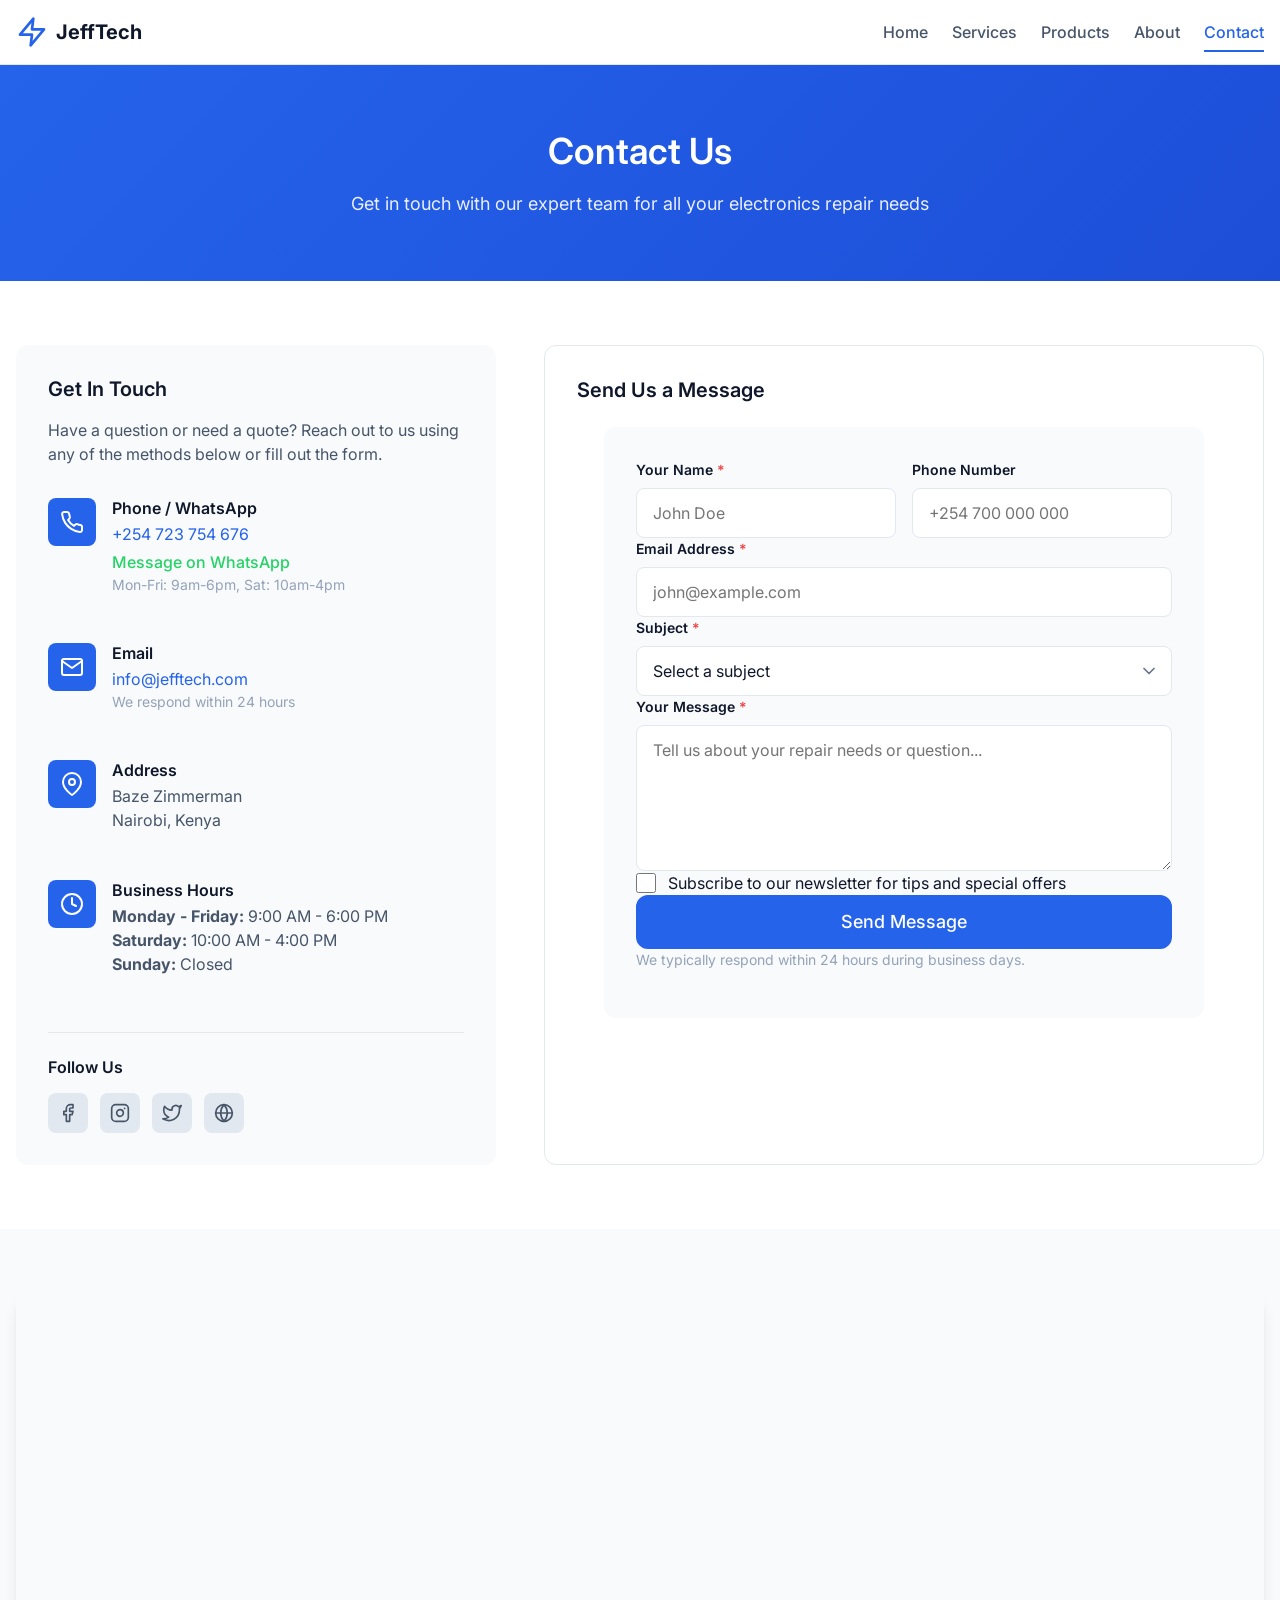
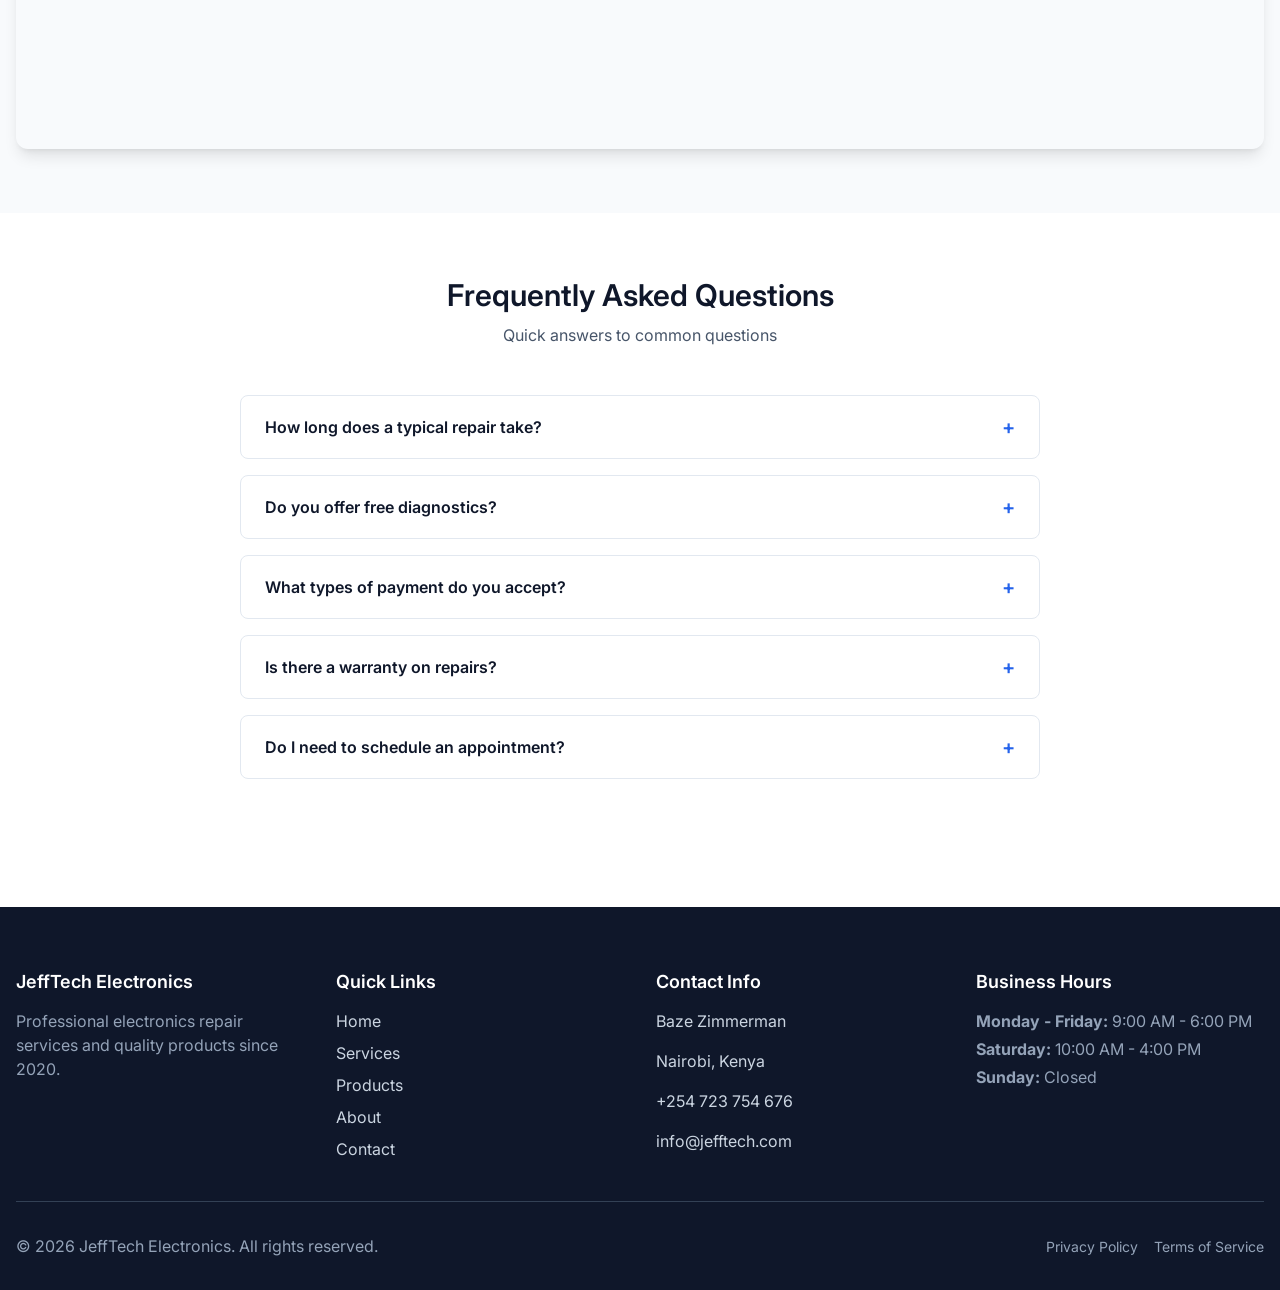
<file: pages/contact.html>
<!DOCTYPE html>
<html lang="en">
<head>
    <meta charset="UTF-8">
    <meta name="viewport" content="width=device-width, initial-scale=1.0">
    <meta http-equiv="X-UA-Compatible" content="IE=edge">
    
    <!-- Primary Meta Tags -->
    <title>Contact Us - JeffTech Electronics</title>
    <meta name="title" content="Contact Us - JeffTech Electronics">
    <meta name="description" content="Contact JeffTech Electronics for all your electronics repair needs. Visit us or send us a message today.">
    <meta name="keywords" content="contact, phone, email, address, electronics repair, customer service">
    <meta name="author" content="JeffTech Electronics">
    <meta name="robots" content="index, follow">
    
    <!-- Open Graph / Facebook -->
    <meta property="og:type" content="website">
    <meta property="og:url" content="https://jefftech.example.com/pages/contact.html">
    <meta property="og:title" content="Contact Us - JeffTech Electronics">
    <meta property="og:description" content="Get in touch with our expert team for all your electronics repair needs.">
    
    <!-- Twitter -->
    <meta property="twitter:card" content="summary_large_image">
    <meta property="twitter:url" content="https://jefftech.example.com/pages/contact.html">
    <meta property="twitter:title" content="Contact Us - JeffTech Electronics">
    <meta property="twitter:description" content="Get in touch with our expert team for all your electronics repair needs.">
    
    <!-- Favicon -->
    <link rel="icon" type="image/x-icon" href="../assets/images/favicon.ico">
    <link rel="apple-touch-icon" sizes="180x180" href="../assets/images/apple-touch-icon.png">
    
    <!-- Canonical URL -->
    <link rel="canonical" href="https://jefftech.example.com/pages/contact.html">
    
    <!-- Preconnect to external domains -->
    <link rel="preconnect" href="https://fonts.googleapis.com">
    <link rel="preconnect" href="https://fonts.gstatic.com" crossorigin>
    
    <!-- Fonts -->
    <link rel="stylesheet" href="https://fonts.googleapis.com/css2?family=Inter:wght@400;500;600;700&display=swap">
    
    <!-- CSS -->
    <link rel="stylesheet" href="../assets/css/main.css">
    
    <!-- Security Headers -->
    <meta http-equiv="X-Content-Type-Options" content="nosniff">
    <meta http-equiv="X-Frame-Options" content="DENY">
    <meta name="referrer" content="strict-origin-when-cross-origin">
</head>
<body>
    <!-- Skip Link for Accessibility -->
    <a href="#main-content" class="skip-link">Skip to main content</a>
    
    <!-- Header -->
    <header class="header">
        <div class="container">
            <a href="../index.html" class="logo">
                <svg xmlns="http://www.w3.org/2000/svg" viewBox="0 0 24 24" fill="none" stroke="currentColor" stroke-width="2" stroke-linecap="round" stroke-linejoin="round" class="logo-icon">
                    <path d="M13 2L3 14h9l-1 8 10-12h-9l1-8z"/>
                </svg>
                <span class="logo-text">JeffTech</span>
            </a>
            
            <nav class="nav" aria-label="Main navigation">
                <button class="nav-toggle" aria-expanded="false" aria-controls="nav-menu" aria-label="Toggle navigation menu">
                    <span class="hamburger"></span>
                </button>
                
                <ul id="nav-menu" class="nav-menu">
                    <li class="nav-item">
                        <a href="../index.html" class="nav-link">Home</a>
                    </li>
                    <li class="nav-item">
                        <a href="services.html" class="nav-link">Services</a>
                    </li>
                    <li class="nav-item">
                        <a href="products.html" class="nav-link">Products</a>
                    </li>
                    <li class="nav-item">
                        <a href="about.html" class="nav-link">About</a>
                    </li>
                    <li class="nav-item">
                        <a href="contact.html" class="nav-link nav-link--active" aria-current="page">Contact</a>
                    </li>
                </ul>
            </nav>
        </div>
    </header>
    
    <!-- Main Content -->
    <main id="main-content">
        <!-- Page Header -->
        <section class="page-header" aria-labelledby="page-heading">
            <div class="container">
                <h1 id="page-heading" class="page-title">Contact Us</h1>
                <p class="page-subtitle">Get in touch with our expert team for all your electronics repair needs</p>
            </div>
        </section>
        
        <!-- Contact Section -->
        <section class="contact-section" aria-labelledby="contact-heading">
            <div class="container">
                <h2 id="contact-heading" class="sr-only">Contact Information and Form</h2>
                
                <div class="contact-grid">
                    <!-- Contact Info -->
                    <div class="contact-info">
                        <h3 class="contact-title">Get In Touch</h3>
                        <p class="contact-description">Have a question or need a quote? Reach out to us using any of the methods below or fill out the form.</p>
                        
                        <div class="contact-info-items">
                            <div class="contact-info-item">
                                <div class="contact-info-icon">
                                    <svg xmlns="http://www.w3.org/2000/svg" viewBox="0 0 24 24" fill="none" stroke="currentColor" stroke-width="2" stroke-linecap="round" stroke-linejoin="round">
                                        <path d="M22 16.92v3a2 2 0 0 1-2.18 2 19.79 19.79 0 0 1-8.63-3.07 19.5 19.5 0 0 1-6-6 19.79 19.79 0 0 1-3.07-8.67A2 2 0 0 1 4.11 2h3a2 2 0 0 1 2 1.72 12.84 12.84 0 0 0 .7 2.81 2 2 0 0 1-.45 2.11L8.09 9.91a16 16 0 0 0 6 6l1.27-1.27a2 2 0 0 1 2.11-.45 12.84 12.84 0 0 0 2.81.7A2 2 0 0 1 22 16.92z"/>
                                    </svg>
                                </div>
                                <div class="contact-info-content">
                                    <h4 class="contact-info-title">Phone / WhatsApp</h4>
                                    <p><a href="tel:+254723754676">+254 723 754 676</a></p>
                                    <p><a href="https://wa.me/254723754676" class="contact-whatsapp" target="_blank" rel="noopener noreferrer">Message on WhatsApp</a></p>
                                    <p class="contact-info-note">Mon-Fri: 9am-6pm, Sat: 10am-4pm</p>
                                </div>
                            </div>
                            
                            <div class="contact-info-item">
                                <div class="contact-info-icon">
                                    <svg xmlns="http://www.w3.org/2000/svg" viewBox="0 0 24 24" fill="none" stroke="currentColor" stroke-width="2" stroke-linecap="round" stroke-linejoin="round">
                                        <path d="M4 4h16c1.1 0 2 .9 2 2v12c0 1.1-.9 2-2 2H4c-1.1 0-2-.9-2-2V6c0-1.1.9-2 2-2z"/>
                                        <polyline points="22,6 12,13 2,6"/>
                                    </svg>
                                </div>
                                <div class="contact-info-content">
                                    <h4 class="contact-info-title">Email</h4>
                                    <p><a href="mailto:info@jefftech.com">info@jefftech.com</a></p>
                                    <p class="contact-info-note">We respond within 24 hours</p>
                                </div>
                            </div>
                            
                            <div class="contact-info-item">
                                <div class="contact-info-icon">
                                    <svg xmlns="http://www.w3.org/2000/svg" viewBox="0 0 24 24" fill="none" stroke="currentColor" stroke-width="2" stroke-linecap="round" stroke-linejoin="round">
                                        <path d="M21 10c0 7-9 13-9 13s-9-6-9-13a9 9 0 0 1 18 0z"/>
                                        <circle cx="12" cy="10" r="3"/>
                                    </svg>
                                </div>
                                <div class="contact-info-content">
                                    <h4 class="contact-info-title">Address</h4>
                                    <address>
                                        Baze Zimmerman<br>
                                        Nairobi, Kenya
                                    </address>
                                </div>
                            </div>
                            
                            <div class="contact-info-item">
                                <div class="contact-info-icon">
                                    <svg xmlns="http://www.w3.org/2000/svg" viewBox="0 0 24 24" fill="none" stroke="currentColor" stroke-width="2" stroke-linecap="round" stroke-linejoin="round">
                                        <circle cx="12" cy="12" r="10"/>
                                        <polyline points="12 6 12 12 16 14"/>
                                    </svg>
                                </div>
                                <div class="contact-info-content">
                                    <h4 class="contact-info-title">Business Hours</h4>
                                    <p><strong>Monday - Friday:</strong> 9:00 AM - 6:00 PM</p>
                                    <p><strong>Saturday:</strong> 10:00 AM - 4:00 PM</p>
                                    <p><strong>Sunday:</strong> Closed</p>
                                </div>
                            </div>
                        </div>
                        
                        <!-- Social Links -->
                        <div class="contact-social">
                            <h4 class="contact-social-title">Follow Us</h4>
                            <div class="social-links">
                                <a href="#" class="social-link" aria-label="Facebook">
                                    <svg xmlns="http://www.w3.org/2000/svg" viewBox="0 0 24 24" fill="none" stroke="currentColor" stroke-width="2" stroke-linecap="round" stroke-linejoin="round">
                                        <path d="M18 2h-3a5 5 0 0 0-5 5v3H7v4h3v8h4v-8h3l1-4h-4V7a1 1 0 0 1 1-1h3z"/>
                                    </svg>
                                </a>
                                <a href="#" class="social-link" aria-label="Instagram">
                                    <svg xmlns="http://www.w3.org/2000/svg" viewBox="0 0 24 24" fill="none" stroke="currentColor" stroke-width="2" stroke-linecap="round" stroke-linejoin="round">
                                        <rect x="2" y="2" width="20" height="20" rx="5" ry="5"/>
                                        <path d="M16 11.37A4 4 0 1 1 12.63 8 4 4 0 0 1 16 11.37z"/>
                                        <line x1="17.5" y1="6.5" x2="17.51" y2="6.5"/>
                                    </svg>
                                </a>
                                <a href="#" class="social-link" aria-label="Twitter">
                                    <svg xmlns="http://www.w3.org/2000/svg" viewBox="0 0 24 24" fill="none" stroke="currentColor" stroke-width="2" stroke-linecap="round" stroke-linejoin="round">
                                        <path d="M23 3a10.9 10.9 0 0 1-3.14 1.53 4.48 4.48 0 0 0-7.86 3v1A10.66 10.66 0 0 1 3 4s-4 9 5 13a11.64 11.64 0 0 1-7 2c9 5 20 0 20-11.5a4.5 4.5 0 0 0-.08-.83A7.72 7.72 0 0 0 23 3z"/>
                                    </svg>
                                </a>
                                <a href="#" class="social-link" aria-label="Google Business">
                                    <svg xmlns="http://www.w3.org/2000/svg" viewBox="0 0 24 24" fill="none" stroke="currentColor" stroke-width="2" stroke-linecap="round" stroke-linejoin="round">
                                        <circle cx="12" cy="12" r="10"/>
                                        <line x1="2" y1="12" x2="22" y2="12"/>
                                        <path d="M12 2a15.3 15.3 0 0 1 4 10 15.3 15.3 0 0 1-4 10 15.3 15.3 0 0 1-4-10 15.3 15.3 0 0 1 4-10z"/>
                                    </svg>
                                </a>
                            </div>
                        </div>
                    </div>
                    
                    <!-- Contact Form -->
                    <div class="contact-form-wrapper">
                        <h3 class="contact-title">Send Us a Message</h3>
                        
                        <form class="contact-form" id="contact-form" action="#" method="POST" data-validate>
                            <div class="form-row">
                                <div class="form-group">
                                    <label for="name" class="form-label form-label--required">Your Name</label>
                                    <input type="text" id="name" name="name" class="form-input" placeholder="John Doe" required autocomplete="name">
                                </div>
                                <div class="form-group">
                                    <label for="phone" class="form-label">Phone Number</label>
                                    <input type="tel" id="phone" name="phone" class="form-input" placeholder="+254 700 000 000" autocomplete="tel">
                                </div>
                            </div>
                            
                            <div class="form-group">
                                <label for="email" class="form-label form-label--required">Email Address</label>
                                <input type="email" id="email" name="email" class="form-input" placeholder="john@example.com" required autocomplete="email">
                            </div>
                            
                            <div class="form-group">
                                <label for="subject" class="form-label form-label--required">Subject</label>
                                <select id="subject" name="subject" class="form-select" required>
                                    <option value="">Select a subject</option>
                                    <option value="repair">Repair Quote</option>
                                    <option value="service">General Inquiry</option>
                                    <option value="product">Product Question</option>
                                    <option value="feedback">Feedback</option>
                                    <option value="other">Other</option>
                                </select>
                            </div>
                            
                            <div class="form-group">
                                <label for="message" class="form-label form-label--required">Your Message</label>
                                <textarea id="message" name="message" class="form-textarea" rows="5" placeholder="Tell us about your repair needs or question..." required></textarea>
                            </div>
                            
                            <div class="form-group form-group--inline">
                                <input type="checkbox" id="newsletter" name="newsletter" class="form-check-input">
                                <label for="newsletter" class="form-check-label">Subscribe to our newsletter for tips and special offers</label>
                            </div>
                            
                            <button type="submit" class="btn btn--primary btn--large btn--block">Send Message</button>
                            
                            <p class="form-help">We typically respond within 24 hours during business days.</p>
                        </form>
                    </div>
                </div>
            </div>
        </section>
        
        <!-- Map Section (Optional) -->
        <section class="map-section" aria-labelledby="map-heading">
            <div class="container">
                <h2 id="map-heading" class="sr-only">Our Location</h2>
                <div class="map-wrapper">
                    <iframe 
                        src="https://www.google.com/maps/embed?pb=!1m18!1m12!1m3!1d3988.817!2d36.8997!3d-1.2083!2m3!1f0!2f0!3f0!3m2!1i1024!2i768!4f13.1!3m3!1m2!1s0x182f1146!2sBaze%20Zimmerman%2C%20Nairobi%2C%20Kenya!5e0!3m2!1sen!2ske!4v1699999999999!5m2!1sen!2ske"
                        width="100%" 
                        height="450" 
                        style="border:0;" 
                        allowfullscreen="" 
                        loading="lazy" 
                        referrerpolicy="no-referrer-when-downgrade"
                        title="JeffTech Electronics Location">
                    </iframe>
                </div>
            </div>
        </section>
        
        <!-- FAQ Section -->
        <section class="faq-section" aria-labelledby="faq-heading">
            <div class="container">
                <h2 id="faq-heading" class="section-title">Frequently Asked Questions</h2>
                <p class="section-subtitle">Quick answers to common questions</p>
                
                <div class="faq-list">
                    <details class="faq-item">
                        <summary class="faq-question">How long does a typical repair take?</summary>
                        <div class="faq-answer">
                            <p>Most repairs are completed within 24-48 hours. Simple repairs like screen replacements can often be done while you wait (2-4 hours). Complex repairs may take longer depending on part availability.</p>
                        </div>
                    </details>
                    
                    <details class="faq-item">
                        <summary class="faq-question">Do you offer free diagnostics?</summary>
                        <div class="faq-answer">
                            <p>Yes! We offer free diagnostics for all devices. We'll identify the issue and provide you with a detailed quote before any repair work begins.</p>
                        </div>
                    </details>
                    
                    <details class="faq-item">
                        <summary class="faq-question">What types of payment do you accept?</summary>
                        <div class="faq-answer">
                            <p>We accept cash, all major credit cards (Visa, MasterCard, American Express), and digital payments (Apple Pay, Google Pay).</p>
                        </div>
                    </details>
                    
                    <details class="faq-item">
                        <summary class="faq-question">Is there a warranty on repairs?</summary>
                        <div class="faq-answer">
                            <p>Yes! All our repairs come with a 90-day warranty on both parts and labor. If you experience any issues related to the repair, we'll fix it for free.</p>
                        </div>
                    </details>
                    
                    <details class="faq-item">
                        <summary class="faq-question">Do I need to schedule an appointment?</summary>
                        <div class="faq-answer">
                            <p>Walk-ins are welcome! However, we recommend scheduling an appointment for faster service, especially for complex repairs. You can schedule online or call/WhatsApp us at +254 723 754 676.</p>
                        </div>
                    </details>
                </div>
            </div>
        </section>
    </main>
    
    <!-- Footer -->
    <footer class="footer">
        <div class="container">
            <div class="footer-grid">
                <div class="footer-section">
                    <h3 class="footer-title">JeffTech Electronics</h3>
                    <p class="footer-description">Professional electronics repair services and quality products since 2020.</p>
                </div>
                
                <div class="footer-section">
                    <h3 class="footer-title">Quick Links</h3>
                    <nav aria-label="Footer navigation">
                        <ul class="footer-links">
                            <li><a href="../index.html">Home</a></li>
                            <li><a href="services.html">Services</a></li>
                            <li><a href="products.html">Products</a></li>
                            <li><a href="about.html">About</a></li>
                            <li><a href="contact.html">Contact</a></li>
                        </ul>
                    </nav>
                </div>
                
                <div class="footer-section">
                    <h3 class="footer-title">Contact Info</h3>
                    <address class="footer-address">
                        <p>Baze Zimmerman</p>
                        <p>Nairobi, Kenya</p>
                        <p><a href="tel:+254723754676">+254 723 754 676</a></p>
                        <p><a href="mailto:info@jefftech.com">info@jefftech.com</a></p>
                    </address>
                </div>
                
                <div class="footer-section">
                    <h3 class="footer-title">Business Hours</h3>
                    <div class="footer-hours">
                        <p><strong>Monday - Friday:</strong> 9:00 AM - 6:00 PM</p>
                        <p><strong>Saturday:</strong> 10:00 AM - 4:00 PM</p>
                        <p><strong>Sunday:</strong> Closed</p>
                    </div>
                </div>
            </div>
            
            <div class="footer-bottom">
                <p class="copyright">&copy; 2026 JeffTech Electronics. All rights reserved.</p>
                <nav aria-label="Legal links">
                    <ul class="legal-links">
                        <li><a href="#">Privacy Policy</a></li>
                        <li><a href="#">Terms of Service</a></li>
                    </ul>
                </nav>
            </div>
        </div>
    </footer>
    
    <!-- JavaScript -->
    <script src="../assets/js/main.js" defer></script>
    
    <!-- Structured Data (JSON-LD) -->
    <script type="application/ld+json">
    {
        "@context": "https://schema.org",
        "@type": "LocalBusiness",
        "name": "JeffTech Electronics",
        "description": "Professional electronics repair services and quality products in Nairobi, Kenya.",
        "url": "https://jefftech.example.com/pages/contact.html",
        "telephone": "+254723754676",
        "email": "info@jefftech.com",
        "address": {
            "@type": "PostalAddress",
            "streetAddress": "Baze Zimmerman",
            "addressLocality": "Nairobi",
            "addressRegion": "Nairobi County",
            "postalCode": "00100",
            "addressCountry": "KE"
        },
        "geo": {
            "@type": "GeoCoordinates",
            "latitude": "-1.2083",
            "longitude": "36.8997"
        },
        "openingHoursSpecification": [
            {
                "@type": "OpeningHoursSpecification",
                "dayOfWeek": ["Monday", "Tuesday", "Wednesday", "Thursday", "Friday"],
                "opens": "09:00",
                "closes": "18:00"
            },
            {
                "@type": "OpeningHoursSpecification",
                "dayOfWeek": "Saturday",
                "opens": "10:00",
                "closes": "16:00"
            }
        ],
        "priceRange": "Ksh",
        "paymentAccepted": "Cash, M-Pesa, Bank Transfer",
        "currenciesAccepted": "KES",
        "areaServed": "Nairobi, Kenya"
    }
    </script>
</body>
</html>
</file>
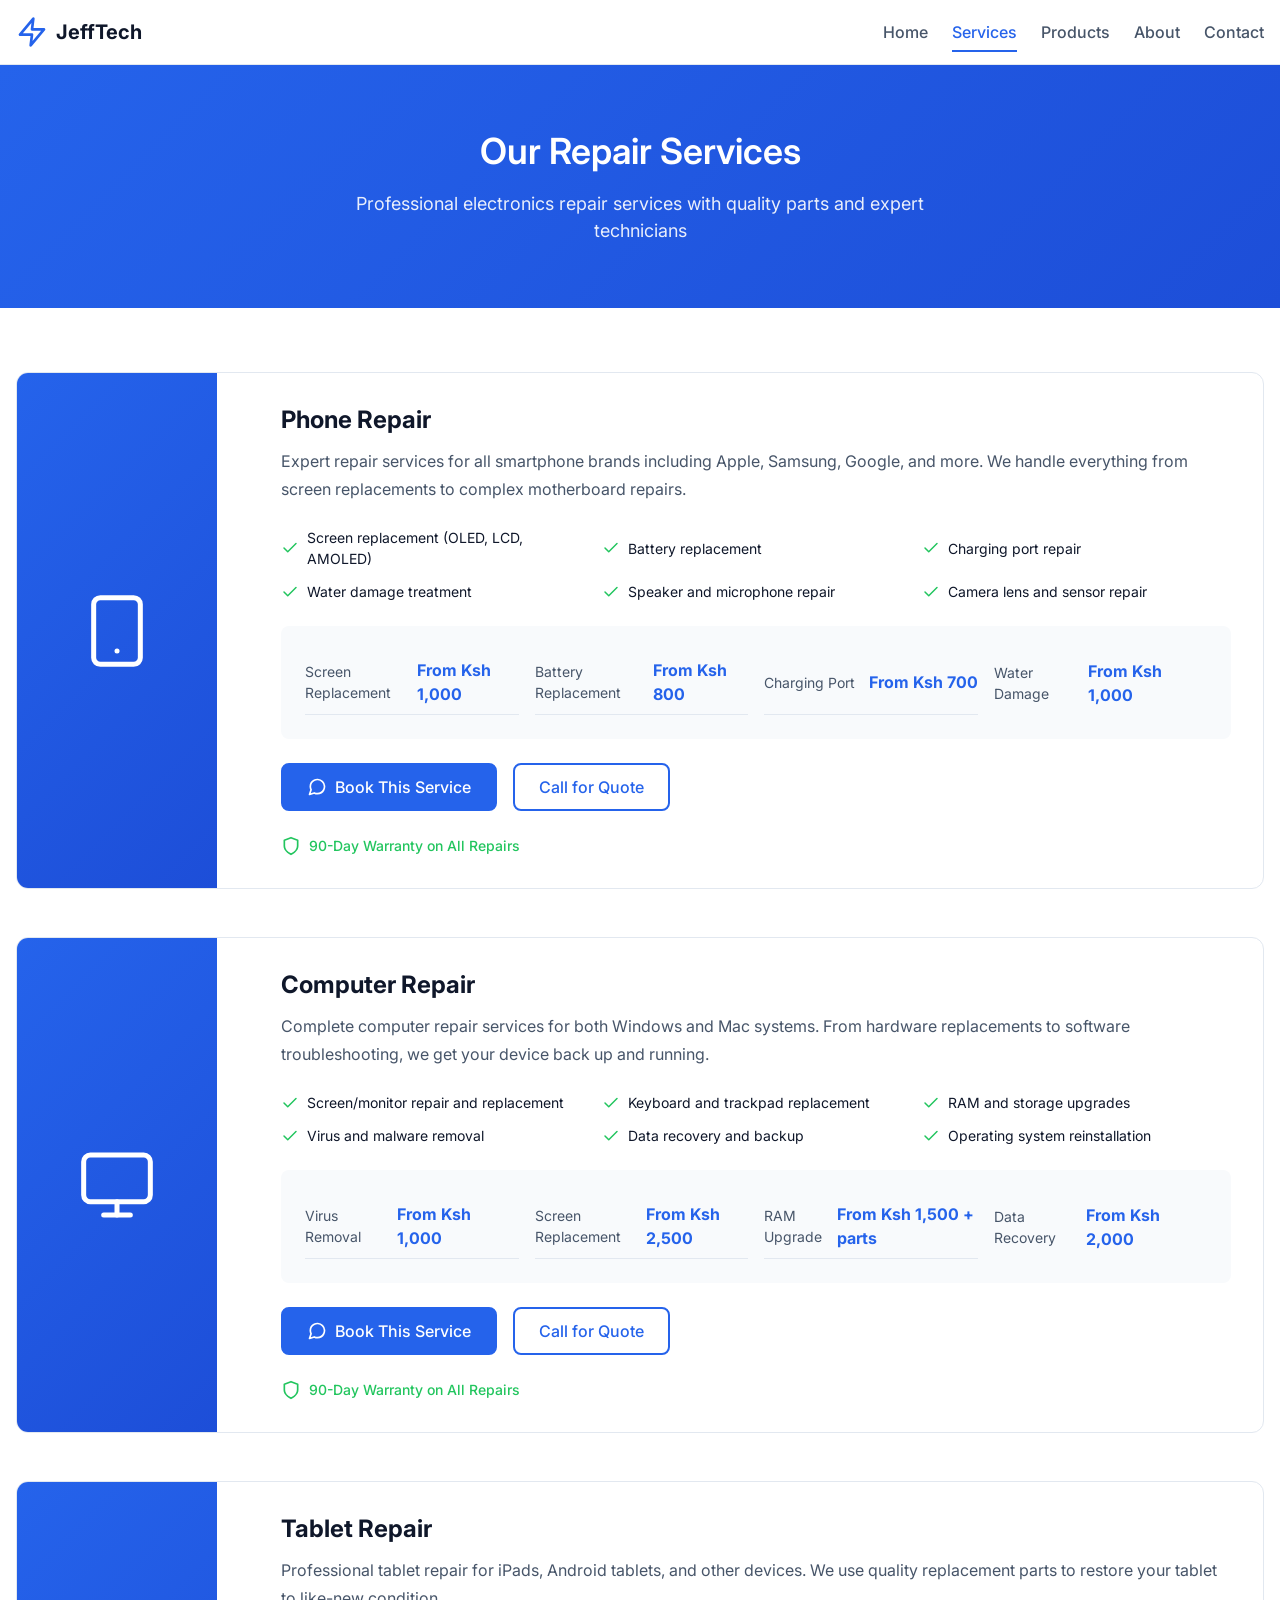
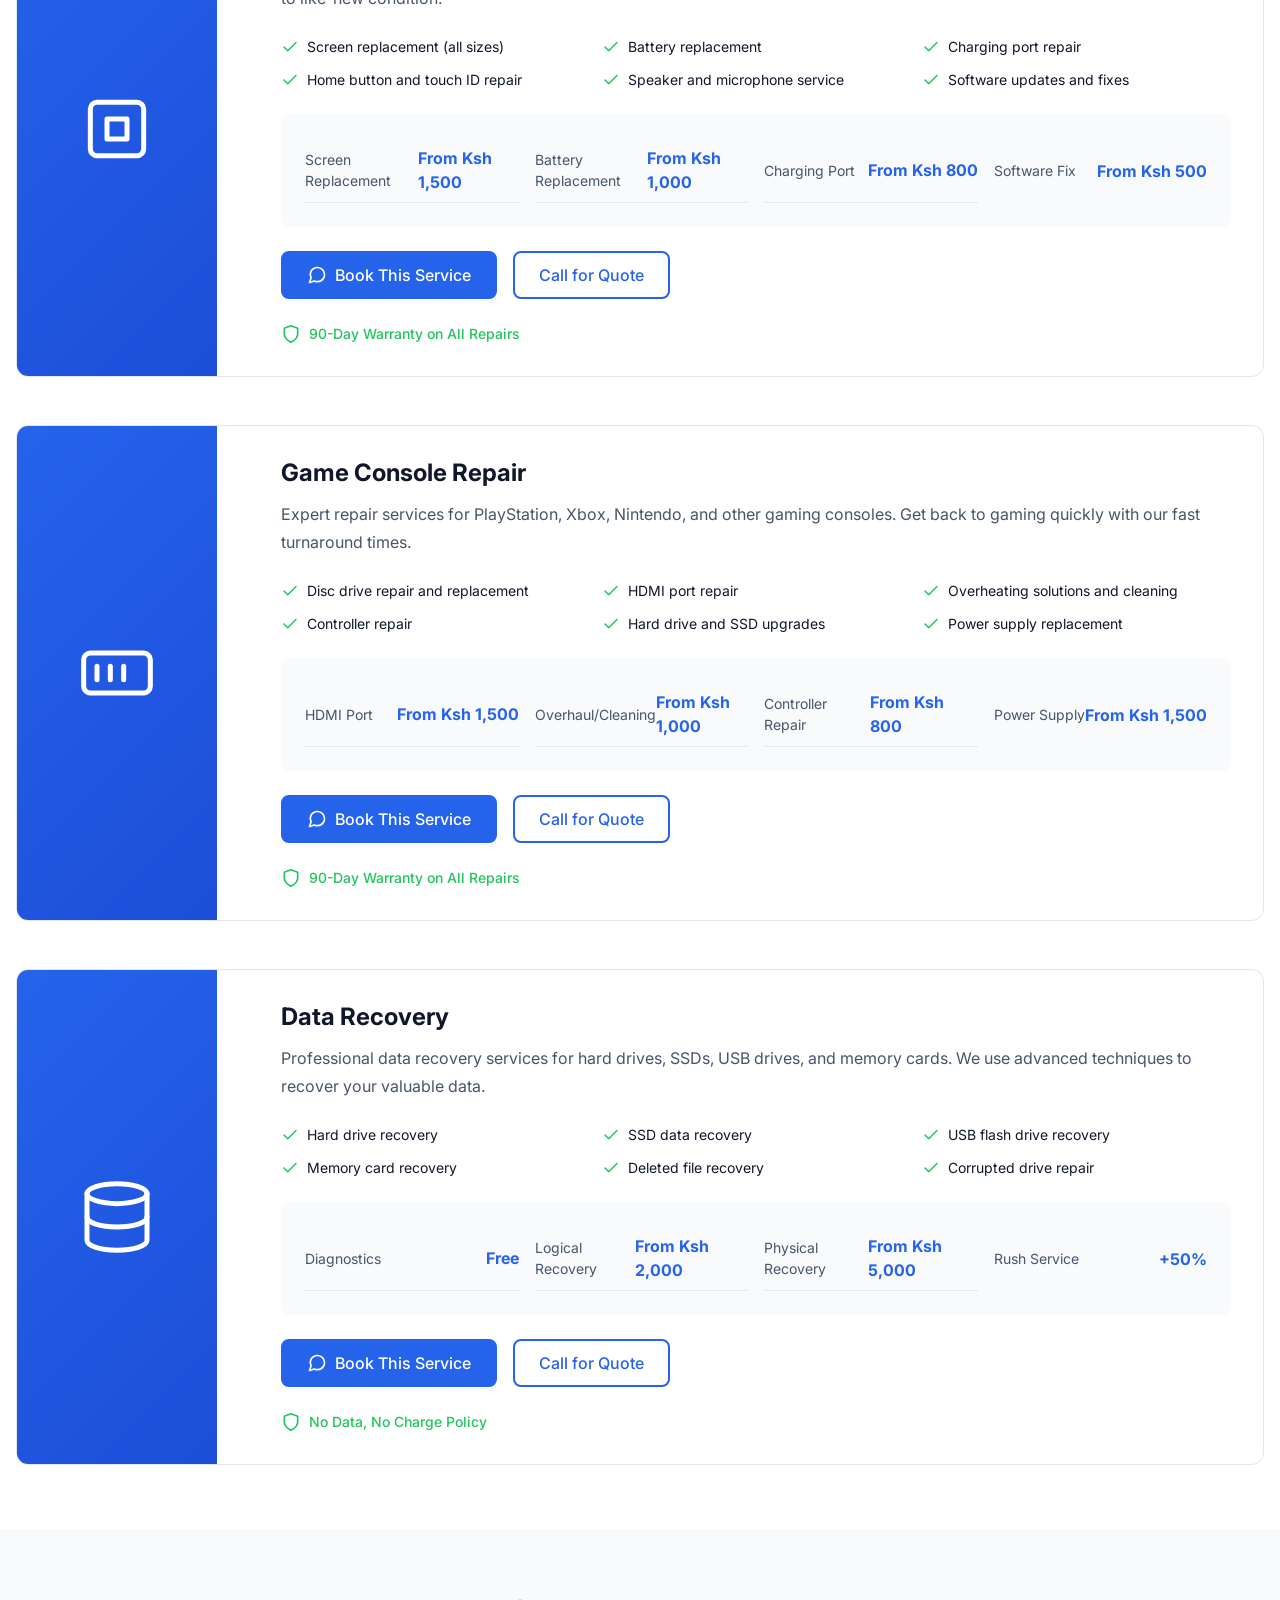
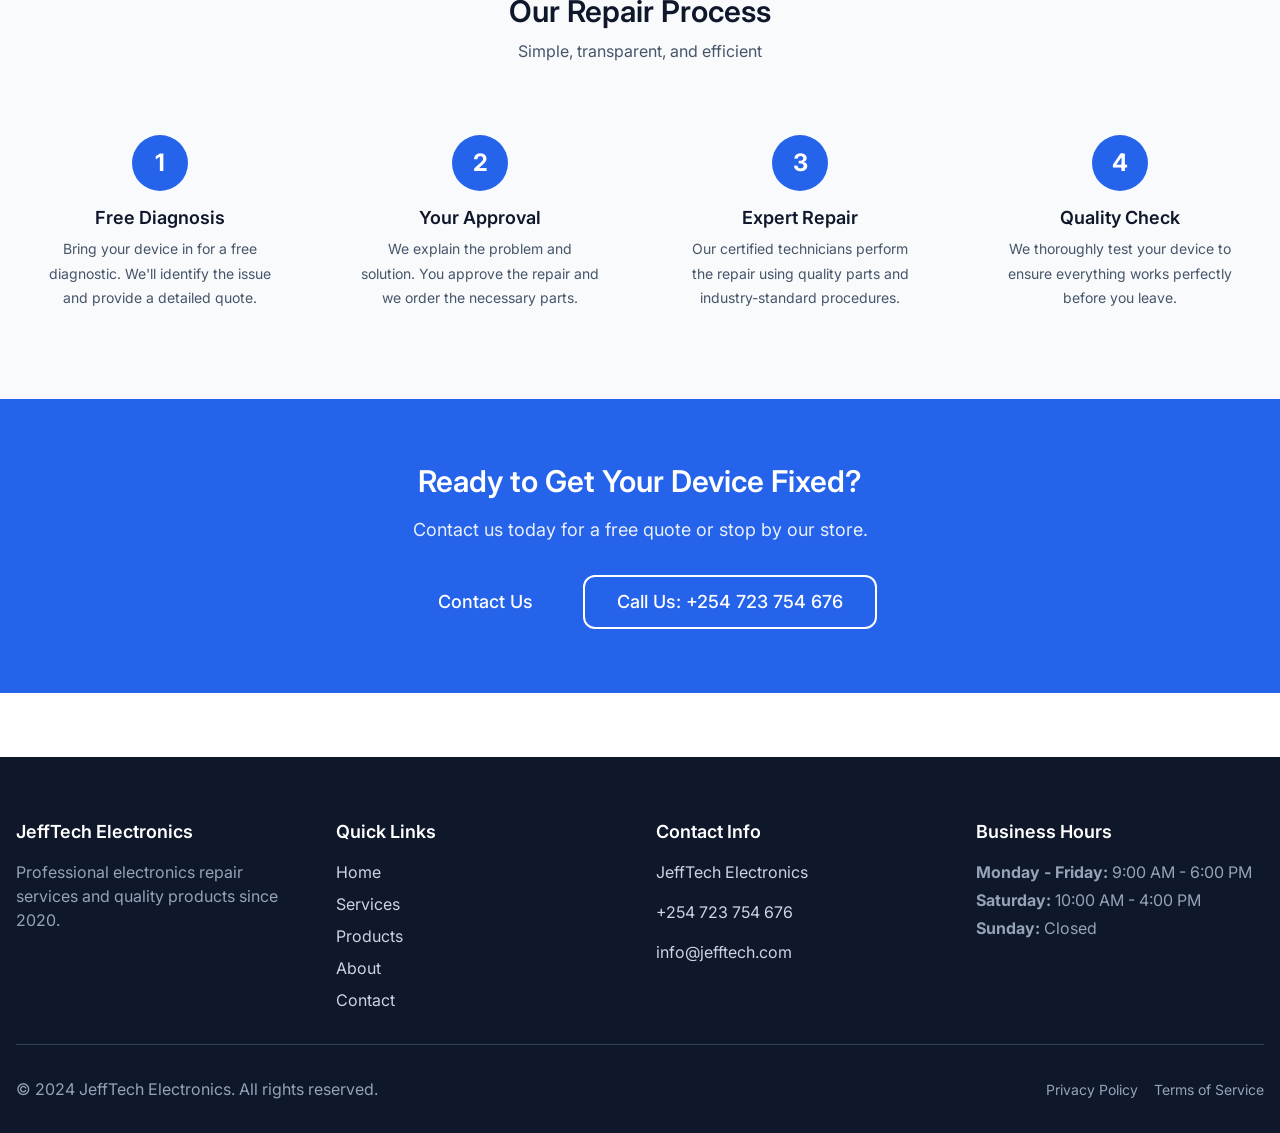
<file: pages/services.html>
<!DOCTYPE html>
<html lang="en">
<head>
    <meta charset="UTF-8">
    <meta name="viewport" content="width=device-width, initial-scale=1.0">
    <meta http-equiv="X-UA-Compatible" content="IE=edge">
    
    <!-- Primary Meta Tags -->
    <title>Our Services - JeffTech Electronics</title>
    <meta name="title" content="Our Services - JeffTech Electronics">
    <meta name="description" content="Professional electronics repair services including phone repair, computer repair, tablet repair, and more. Quality service with 90-day warranty.">
    <meta name="keywords" content="phone repair, computer repair, tablet repair, electronics repair, screen replacement, battery replacement, data recovery">
    <meta name="author" content="JeffTech Electronics">
    <meta name="robots" content="index, follow">
    
    <!-- Open Graph / Facebook -->
    <meta property="og:type" content="website">
    <meta property="og:url" content="https://jefftech.example.com/pages/services.html">
    <meta property="og:title" content="Our Services - JeffTech Electronics">
    <meta property="og:description" content="Professional electronics repair services with quality parts and expert technicians.">
    
    <!-- Twitter -->
    <meta property="twitter:card" content="summary_large_image">
    <meta property="twitter:url" content="https://jefftech.example.com/pages/services.html">
    <meta property="twitter:title" content="Our Services - JeffTech Electronics">
    <meta property="twitter:description" content="Professional electronics repair services with quality parts and expert technicians.">
    
    <!-- Favicon -->
    <link rel="icon" type="image/x-icon" href="../assets/images/favicon.ico">
    <link rel="apple-touch-icon" sizes="180x180" href="../assets/images/apple-touch-icon.png">
    
    <!-- Canonical URL -->
    <link rel="canonical" href="https://jefftech.example.com/pages/services.html">
    
    <!-- Preconnect to external domains -->
    <link rel="preconnect" href="https://fonts.googleapis.com">
    <link rel="preconnect" href="https://fonts.gstatic.com" crossorigin>
    
    <!-- Fonts -->
    <link rel="stylesheet" href="https://fonts.googleapis.com/css2?family=Inter:wght@400;500;600;700&display=swap">
    
    <!-- CSS -->
    <link rel="stylesheet" href="../assets/css/main.css">
    
    <!-- Security Headers -->
    <meta http-equiv="X-Content-Type-Options" content="nosniff">
    <meta http-equiv="X-Frame-Options" content="DENY">
    <meta name="referrer" content="strict-origin-when-cross-origin">
</head>
<body>
    <!-- Skip Link for Accessibility -->
    <a href="#main-content" class="skip-link">Skip to main content</a>
    
    <!-- Header -->
    <header class="header">
        <div class="container">
            <a href="../index.html" class="logo">
                <svg xmlns="http://www.w3.org/2000/svg" viewBox="0 0 24 24" fill="none" stroke="currentColor" stroke-width="2" stroke-linecap="round" stroke-linejoin="round" class="logo-icon">
                    <path d="M13 2L3 14h9l-1 8 10-12h-9l1-8z"/>
                </svg>
                <span class="logo-text">JeffTech</span>
            </a>
            
            <nav class="nav" aria-label="Main navigation">
                <button class="nav-toggle" aria-expanded="false" aria-controls="nav-menu" aria-label="Toggle navigation menu">
                    <span class="hamburger"></span>
                </button>
                
                <ul id="nav-menu" class="nav-menu">
                    <li class="nav-item">
                        <a href="../index.html" class="nav-link">Home</a>
                    </li>
                    <li class="nav-item">
                        <a href="services.html" class="nav-link nav-link--active" aria-current="page">Services</a>
                    </li>
                    <li class="nav-item">
                        <a href="products.html" class="nav-link">Products</a>
                    </li>
                    <li class="nav-item">
                        <a href="about.html" class="nav-link">About</a>
                    </li>
                    <li class="nav-item">
                        <a href="contact.html" class="nav-link">Contact</a>
                    </li>
                </ul>
            </nav>
        </div>
    </header>
    
    <!-- Main Content -->
    <main id="main-content">
        <!-- Page Header -->
        <section class="page-header" aria-labelledby="page-heading">
            <div class="container">
                <h1 id="page-heading" class="page-title">Our Repair Services</h1>
                <p class="page-subtitle">Professional electronics repair services with quality parts and expert technicians</p>
            </div>
        </section>
        
        <!-- Services List -->
        <section class="services-list" aria-labelledby="services-heading">
            <div class="container">
                <h2 id="services-heading" class="sr-only">All Services</h2>
                
                <!-- Phone Repair -->
                <article class="service-detail-card" id="phone-repair">
                    <div class="service-detail-image">
                        <svg xmlns="http://www.w3.org/2000/svg" viewBox="0 0 24 24" fill="none" stroke="currentColor" stroke-width="1.5" stroke-linecap="round" stroke-linejoin="round">
                            <rect x="5" y="2" width="14" height="20" rx="2" ry="2"/>
                            <line x1="12" y1="18" x2="12.01" y2="18"/>
                        </svg>
                    </div>
                    <div class="service-detail-content">
                        <h3 class="service-detail-title">Phone Repair</h3>
                        <p class="service-detail-description">Expert repair services for all smartphone brands including Apple, Samsung, Google, and more. We handle everything from screen replacements to complex motherboard repairs.</p>
                        
                        <ul class="service-features">
                            <li>
                                <svg xmlns="http://www.w3.org/2000/svg" viewBox="0 0 24 24" fill="none" stroke="currentColor" stroke-width="2" stroke-linecap="round" stroke-linejoin="round">
                                    <polyline points="20 6 9 17 4 12"/>
                                </svg>
                                Screen replacement (OLED, LCD, AMOLED)
                            </li>
                            <li>
                                <svg xmlns="http://www.w3.org/2000/svg" viewBox="0 0 24 24" fill="none" stroke="currentColor" stroke-width="2" stroke-linecap="round" stroke-linejoin="round">
                                    <polyline points="20 6 9 17 4 12"/>
                                </svg>
                                Battery replacement
                            </li>
                            <li>
                                <svg xmlns="http://www.w3.org/2000/svg" viewBox="0 0 24 24" fill="none" stroke="currentColor" stroke-width="2" stroke-linecap="round" stroke-linejoin="round">
                                    <polyline points="20 6 9 17 4 12"/>
                                </svg>
                                Charging port repair
                            </li>
                            <li>
                                <svg xmlns="http://www.w3.org/2000/svg" viewBox="0 0 24 24" fill="none" stroke="currentColor" stroke-width="2" stroke-linecap="round" stroke-linejoin="round">
                                    <polyline points="20 6 9 17 4 12"/>
                                </svg>
                                Water damage treatment
                            </li>
                            <li>
                                <svg xmlns="http://www.w3.org/2000/svg" viewBox="0 0 24 24" fill="none" stroke="currentColor" stroke-width="2" stroke-linecap="round" stroke-linejoin="round">
                                    <polyline points="20 6 9 17 4 12"/>
                                </svg>
                                Speaker and microphone repair
                            </li>
                            <li>
                                <svg xmlns="http://www.w3.org/2000/svg" viewBox="0 0 24 24" fill="none" stroke="currentColor" stroke-width="2" stroke-linecap="round" stroke-linejoin="round">
                                    <polyline points="20 6 9 17 4 12"/>
                                </svg>
                                Camera lens and sensor repair
                            </li>
                        </ul>
                        
                        <div class="service-detail-pricing">
                            <div class="pricing-item">
                                <span class="pricing-name">Screen Replacement</span>
                                <span class="pricing-price">From Ksh 1,000</span>
                            </div>
                            <div class="pricing-item">
                                <span class="pricing-name">Battery Replacement</span>
                                <span class="pricing-price">From Ksh 800</span>
                            </div>
                            <div class="pricing-item">
                                <span class="pricing-name">Charging Port</span>
                                <span class="pricing-price">From Ksh 700</span>
                            </div>
                            <div class="pricing-item">
                                <span class="pricing-name">Water Damage</span>
                                <span class="pricing-price">From Ksh 1,000</span>
                            </div>
                        </div>
                        
                        <div class="service-detail-actions">
                            <a href="https://wa.me/254723754676?text=Hi%20JeffTech,%20I'm%20interested%20in%20your%20Phone%20Repair%20service.%20Please%20help%20me%20with%20more%20details." class="btn btn--primary" target="_blank" rel="noopener noreferrer">
                                <svg xmlns="http://www.w3.org/2000/svg" width="20" height="20" viewBox="0 0 24 24" fill="none" stroke="currentColor" stroke-width="2" stroke-linecap="round" stroke-linejoin="round">
                                    <path d="M21 11.5a8.38 8.38 0 0 1-.9 3.8 8.5 8.5 0 0 1-7.6 4.7 8.38 8.38 0 0 1-3.8-.9L3 21l1.9-5.7a8.38 8.38 0 0 1-.9-3.8 8.5 8.5 0 0 1 4.7-7.6 8.38 8.38 0 0 1 3.8-.9h.5a8.48 8.48 0 0 1 8 8v.5z"/>
                                </svg>
                                Book This Service
                            </a>
                            <a href="tel:+254723754676" class="btn btn--outline">Call for Quote</a>
                        </div>
                        
                        <p class="service-warranty">
                            <svg xmlns="http://www.w3.org/2000/svg" viewBox="0 0 24 24" fill="none" stroke="currentColor" stroke-width="2" stroke-linecap="round" stroke-linejoin="round">
                                <path d="M12 22s8-4 8-10V5l-8-3-8 3v7c0 6 8 10 8 10z"/>
                            </svg>
                            90-Day Warranty on All Repairs
                        </p>
                    </div>
                </article>
                
                <!-- Computer Repair -->
                <article class="service-detail-card" id="computer-repair">
                    <div class="service-detail-image">
                        <svg xmlns="http://www.w3.org/2000/svg" viewBox="0 0 24 24" fill="none" stroke="currentColor" stroke-width="1.5" stroke-linecap="round" stroke-linejoin="round">
                            <rect x="2" y="3" width="20" height="14" rx="2" ry="2"/>
                            <line x1="8" y1="21" x2="16" y2="21"/>
                            <line x1="12" y1="17" x2="12" y2="21"/>
                        </svg>
                    </div>
                    <div class="service-detail-content">
                        <h3 class="service-detail-title">Computer Repair</h3>
                        <p class="service-detail-description">Complete computer repair services for both Windows and Mac systems. From hardware replacements to software troubleshooting, we get your device back up and running.</p>
                        
                        <ul class="service-features">
                            <li>
                                <svg xmlns="http://www.w3.org/2000/svg" viewBox="0 0 24 24" fill="none" stroke="currentColor" stroke-width="2" stroke-linecap="round" stroke-linejoin="round">
                                    <polyline points="20 6 9 17 4 12"/>
                                </svg>
                                Screen/monitor repair and replacement
                            </li>
                            <li>
                                <svg xmlns="http://www.w3.org/2000/svg" viewBox="0 0 24 24" fill="none" stroke="currentColor" stroke-width="2" stroke-linecap="round" stroke-linejoin="round">
                                    <polyline points="20 6 9 17 4 12"/>
                                </svg>
                                Keyboard and trackpad replacement
                            </li>
                            <li>
                                <svg xmlns="http://www.w3.org/2000/svg" viewBox="0 0 24 24" fill="none" stroke="currentColor" stroke-width="2" stroke-linecap="round" stroke-linejoin="round">
                                    <polyline points="20 6 9 17 4 12"/>
                                </svg>
                                RAM and storage upgrades
                            </li>
                            <li>
                                <svg xmlns="http://www.w3.org/2000/svg" viewBox="0 0 24 24" fill="none" stroke="currentColor" stroke-width="2" stroke-linecap="round" stroke-linejoin="round">
                                    <polyline points="20 6 9 17 4 12"/>
                                </svg>
                                Virus and malware removal
                            </li>
                            <li>
                                <svg xmlns="http://www.w3.org/2000/svg" viewBox="0 0 24 24" fill="none" stroke="currentColor" stroke-width="2" stroke-linecap="round" stroke-linejoin="round">
                                    <polyline points="20 6 9 17 4 12"/>
                                </svg>
                                Data recovery and backup
                            </li>
                            <li>
                                <svg xmlns="http://www.w3.org/2000/svg" viewBox="0 0 24 24" fill="none" stroke="currentColor" stroke-width="2" stroke-linecap="round" stroke-linejoin="round">
                                    <polyline points="20 6 9 17 4 12"/>
                                </svg>
                                Operating system reinstallation
                            </li>
                        </ul>
                        
                        <div class="service-detail-pricing">
                            <div class="pricing-item">
                                <span class="pricing-name">Virus Removal</span>
                                <span class="pricing-price">From Ksh 1,000</span>
                            </div>
                            <div class="pricing-item">
                                <span class="pricing-name">Screen Replacement</span>
                                <span class="pricing-price">From Ksh 2,500</span>
                            </div>
                            <div class="pricing-item">
                                <span class="pricing-name">RAM Upgrade</span>
                                <span class="pricing-price">From Ksh 1,500 + parts</span>
                            </div>
                            <div class="pricing-item">
                                <span class="pricing-name">Data Recovery</span>
                                <span class="pricing-price">From Ksh 2,000</span>
                            </div>
                        </div>
                        
                        <div class="service-detail-actions">
                            <a href="https://wa.me/254723754676?text=Hi%20JeffTech,%20I'm%20interested%20in%20your%20Computer%20Repair%20service.%20Please%20help%20me%20with%20more%20details." class="btn btn--primary" target="_blank" rel="noopener noreferrer">
                                <svg xmlns="http://www.w3.org/2000/svg" width="20" height="20" viewBox="0 0 24 24" fill="none" stroke="currentColor" stroke-width="2" stroke-linecap="round" stroke-linejoin="round">
                                    <path d="M21 11.5a8.38 8.38 0 0 1-.9 3.8 8.5 8.5 0 0 1-7.6 4.7 8.38 8.38 0 0 1-3.8-.9L3 21l1.9-5.7a8.38 8.38 0 0 1-.9-3.8 8.5 8.5 0 0 1 4.7-7.6 8.38 8.38 0 0 1 3.8-.9h.5a8.48 8.48 0 0 1 8 8v.5z"/>
                                </svg>
                                Book This Service
                            </a>
                            <a href="tel:+254723754676" class="btn btn--outline">Call for Quote</a>
                        </div>
                        
                        <p class="service-warranty">
                            <svg xmlns="http://www.w3.org/2000/svg" viewBox="0 0 24 24" fill="none" stroke="currentColor" stroke-width="2" stroke-linecap="round" stroke-linejoin="round">
                                <path d="M12 22s8-4 8-10V5l-8-3-8 3v7c0 6 8 10 8 10z"/>
                            </svg>
                            90-Day Warranty on All Repairs
                        </p>
                    </div>
                </article>
                
                <!-- Tablet Repair -->
                <article class="service-detail-card" id="tablet-repair">
                    <div class="service-detail-image">
                        <svg xmlns="http://www.w3.org/2000/svg" viewBox="0 0 24 24" fill="none" stroke="currentColor" stroke-width="1.5" stroke-linecap="round" stroke-linejoin="round">
                            <rect x="4" y="4" width="16" height="16" rx="2" ry="2"/>
                            <rect x="9" y="9" width="6" height="6"/>
                        </svg>
                    </div>
                    <div class="service-detail-content">
                        <h3 class="service-detail-title">Tablet Repair</h3>
                        <p class="service-detail-description">Professional tablet repair for iPads, Android tablets, and other devices. We use quality replacement parts to restore your tablet to like-new condition.</p>
                        
                        <ul class="service-features">
                            <li>
                                <svg xmlns="http://www.w3.org/2000/svg" viewBox="0 0 24 24" fill="none" stroke="currentColor" stroke-width="2" stroke-linecap="round" stroke-linejoin="round">
                                    <polyline points="20 6 9 17 4 12"/>
                                </svg>
                                Screen replacement (all sizes)
                            </li>
                            <li>
                                <svg xmlns="http://www.w3.org/2000/svg" viewBox="0 0 24 24" fill="none" stroke="currentColor" stroke-width="2" stroke-linecap="round" stroke-linejoin="round">
                                    <polyline points="20 6 9 17 4 12"/>
                                </svg>
                                Battery replacement
                            </li>
                            <li>
                                <svg xmlns="http://www.w3.org/2000/svg" viewBox="0 0 24 24" fill="none" stroke="currentColor" stroke-width="2" stroke-linecap="round" stroke-linejoin="round">
                                    <polyline points="20 6 9 17 4 12"/>
                                </svg>
                                Charging port repair
                            </li>
                            <li>
                                <svg xmlns="http://www.w3.org/2000/svg" viewBox="0 0 24 24" fill="none" stroke="currentColor" stroke-width="2" stroke-linecap="round" stroke-linejoin="round">
                                    <polyline points="20 6 9 17 4 12"/>
                                </svg>
                                Home button and touch ID repair
                            </li>
                            <li>
                                <svg xmlns="http://www.w3.org/2000/svg" viewBox="0 0 24 24" fill="none" stroke="currentColor" stroke-width="2" stroke-linecap="round" stroke-linejoin="round">
                                    <polyline points="20 6 9 17 4 12"/>
                                </svg>
                                Speaker and microphone service
                            </li>
                            <li>
                                <svg xmlns="http://www.w3.org/2000/svg" viewBox="0 0 24 24" fill="none" stroke="currentColor" stroke-width="2" stroke-linecap="round" stroke-linejoin="round">
                                    <polyline points="20 6 9 17 4 12"/>
                                </svg>
                                Software updates and fixes
                            </li>
                        </ul>
                        
                        <div class="service-detail-pricing">
                            <div class="pricing-item">
                                <span class="pricing-name">Screen Replacement</span>
                                <span class="pricing-price">From Ksh 1,500</span>
                            </div>
                            <div class="pricing-item">
                                <span class="pricing-name">Battery Replacement</span>
                                <span class="pricing-price">From Ksh 1,000</span>
                            </div>
                            <div class="pricing-item">
                                <span class="pricing-name">Charging Port</span>
                                <span class="pricing-price">From Ksh 800</span>
                            </div>
                            <div class="pricing-item">
                                <span class="pricing-name">Software Fix</span>
                                <span class="pricing-price">From Ksh 500</span>
                            </div>
                        </div>
                        
                        <div class="service-detail-actions">
                            <a href="https://wa.me/254723754676?text=Hi%20JeffTech,%20I'm%20interested%20in%20your%20Tablet%20Repair%20service.%20Please%20help%20me%20with%20more%20details." class="btn btn--primary" target="_blank" rel="noopener noreferrer">
                                <svg xmlns="http://www.w3.org/2000/svg" width="20" height="20" viewBox="0 0 24 24" fill="none" stroke="currentColor" stroke-width="2" stroke-linecap="round" stroke-linejoin="round">
                                    <path d="M21 11.5a8.38 8.38 0 0 1-.9 3.8 8.5 8.5 0 0 1-7.6 4.7 8.38 8.38 0 0 1-3.8-.9L3 21l1.9-5.7a8.38 8.38 0 0 1-.9-3.8 8.5 8.5 0 0 1 4.7-7.6 8.38 8.38 0 0 1 3.8-.9h.5a8.48 8.48 0 0 1 8 8v.5z"/>
                                </svg>
                                Book This Service
                            </a>
                            <a href="tel:+254723754676" class="btn btn--outline">Call for Quote</a>
                        </div>
                        
                        <p class="service-warranty">
                            <svg xmlns="http://www.w3.org/2000/svg" viewBox="0 0 24 24" fill="none" stroke="currentColor" stroke-width="2" stroke-linecap="round" stroke-linejoin="round">
                                <path d="M12 22s8-4 8-10V5l-8-3-8 3v7c0 6 8 10 8 10z"/>
                            </svg>
                            90-Day Warranty on All Repairs
                        </p>
                    </div>
                </article>
                
                <!-- Game Console Repair -->
                <article class="service-detail-card" id="gaming-repair">
                    <div class="service-detail-image">
                        <svg xmlns="http://www.w3.org/2000/svg" viewBox="0 0 24 24" fill="none" stroke="currentColor" stroke-width="1.5" stroke-linecap="round" stroke-linejoin="round">
                            <rect x="2" y="6" width="20" height="12" rx="2"/>
                            <line x1="6" y1="10" x2="6" y2="14"/>
                            <line x1="10" y1="10" x2="10" y2="14"/>
                            <line x1="14" y1="10" x2="14" y2="14"/>
                        </svg>
                    </div>
                    <div class="service-detail-content">
                        <h3 class="service-detail-title">Game Console Repair</h3>
                        <p class="service-detail-description">Expert repair services for PlayStation, Xbox, Nintendo, and other gaming consoles. Get back to gaming quickly with our fast turnaround times.</p>
                        
                        <ul class="service-features">
                            <li>
                                <svg xmlns="http://www.w3.org/2000/svg" viewBox="0 0 24 24" fill="none" stroke="currentColor" stroke-width="2" stroke-linecap="round" stroke-linejoin="round">
                                    <polyline points="20 6 9 17 4 12"/>
                                </svg>
                                Disc drive repair and replacement
                            </li>
                            <li>
                                <svg xmlns="http://www.w3.org/2000/svg" viewBox="0 0 24 24" fill="none" stroke="currentColor" stroke-width="2" stroke-linecap="round" stroke-linejoin="round">
                                    <polyline points="20 6 9 17 4 12"/>
                                </svg>
                                HDMI port repair
                            </li>
                            <li>
                                <svg xmlns="http://www.w3.org/2000/svg" viewBox="0 0 24 24" fill="none" stroke="currentColor" stroke-width="2" stroke-linecap="round" stroke-linejoin="round">
                                    <polyline points="20 6 9 17 4 12"/>
                                </svg>
                                Overheating solutions and cleaning
                            </li>
                            <li>
                                <svg xmlns="http://www.w3.org/2000/svg" viewBox="0 0 24 24" fill="none" stroke="currentColor" stroke-width="2" stroke-linecap="round" stroke-linejoin="round">
                                    <polyline points="20 6 9 17 4 12"/>
                                </svg>
                                Controller repair
                            </li>
                            <li>
                                <svg xmlns="http://www.w3.org/2000/svg" viewBox="0 0 24 24" fill="none" stroke="currentColor" stroke-width="2" stroke-linecap="round" stroke-linejoin="round">
                                    <polyline points="20 6 9 17 4 12"/>
                                </svg>
                                Hard drive and SSD upgrades
                            </li>
                            <li>
                                <svg xmlns="http://www.w3.org/2000/svg" viewBox="0 0 24 24" fill="none" stroke="currentColor" stroke-width="2" stroke-linecap="round" stroke-linejoin="round">
                                    <polyline points="20 6 9 17 4 12"/>
                                </svg>
                                Power supply replacement
                            </li>
                        </ul>
                        
                        <div class="service-detail-pricing">
                            <div class="pricing-item">
                                <span class="pricing-name">HDMI Port</span>
                                <span class="pricing-price">From Ksh 1,500</span>
                            </div>
                            <div class="pricing-item">
                                <span class="pricing-name">Overhaul/Cleaning</span>
                                <span class="pricing-price">From Ksh 1,000</span>
                            </div>
                            <div class="pricing-item">
                                <span class="pricing-name">Controller Repair</span>
                                <span class="pricing-price">From Ksh 800</span>
                            </div>
                            <div class="pricing-item">
                                <span class="pricing-name">Power Supply</span>
                                <span class="pricing-price">From Ksh 1,500</span>
                            </div>
                        </div>
                        
                        <div class="service-detail-actions">
                            <a href="https://wa.me/254723754676?text=Hi%20JeffTech,%20I'm%20interested%20in%20your%20Game%20Console%20Repair%20service.%20Please%20help%20me%20with%20more%20details." class="btn btn--primary" target="_blank" rel="noopener noreferrer">
                                <svg xmlns="http://www.w3.org/2000/svg" width="20" height="20" viewBox="0 0 24 24" fill="none" stroke="currentColor" stroke-width="2" stroke-linecap="round" stroke-linejoin="round">
                                    <path d="M21 11.5a8.38 8.38 0 0 1-.9 3.8 8.5 8.5 0 0 1-7.6 4.7 8.38 8.38 0 0 1-3.8-.9L3 21l1.9-5.7a8.38 8.38 0 0 1-.9-3.8 8.5 8.5 0 0 1 4.7-7.6 8.38 8.38 0 0 1 3.8-.9h.5a8.48 8.48 0 0 1 8 8v.5z"/>
                                </svg>
                                Book This Service
                            </a>
                            <a href="tel:+254723754676" class="btn btn--outline">Call for Quote</a>
                        </div>
                        
                        <p class="service-warranty">
                            <svg xmlns="http://www.w3.org/2000/svg" viewBox="0 0 24 24" fill="none" stroke="currentColor" stroke-width="2" stroke-linecap="round" stroke-linejoin="round">
                                <path d="M12 22s8-4 8-10V5l-8-3-8 3v7c0 6 8 10 8 10z"/>
                            </svg>
                            90-Day Warranty on All Repairs
                        </p>
                    </div>
                </article>
                
                <!-- Data Recovery -->
                <article class="service-detail-card" id="data-recovery">
                    <div class="service-detail-image">
                        <svg xmlns="http://www.w3.org/2000/svg" viewBox="0 0 24 24" fill="none" stroke="currentColor" stroke-width="1.5" stroke-linecap="round" stroke-linejoin="round">
                            <ellipse cx="12" cy="5" rx="9" ry="3"/>
                            <path d="M21 12c0 1.66-4 3-9 3s-9-1.34-9-3"/>
                            <path d="M3 5v14c0 1.66 4 3 9 3s9-1.34 9-3V5"/>
                        </svg>
                    </div>
                    <div class="service-detail-content">
                        <h3 class="service-detail-title">Data Recovery</h3>
                        <p class="service-detail-description">Professional data recovery services for hard drives, SSDs, USB drives, and memory cards. We use advanced techniques to recover your valuable data.</p>
                        
                        <ul class="service-features">
                            <li>
                                <svg xmlns="http://www.w3.org/2000/svg" viewBox="0 0 24 24" fill="none" stroke="currentColor" stroke-width="2" stroke-linecap="round" stroke-linejoin="round">
                                    <polyline points="20 6 9 17 4 12"/>
                                </svg>
                                Hard drive recovery
                            </li>
                            <li>
                                <svg xmlns="http://www.w3.org/2000/svg" viewBox="0 0 24 24" fill="none" stroke="currentColor" stroke-width="2" stroke-linecap="round" stroke-linejoin="round">
                                    <polyline points="20 6 9 17 4 12"/>
                                </svg>
                                SSD data recovery
                            </li>
                            <li>
                                <svg xmlns="http://www.w3.org/2000/svg" viewBox="0 0 24 24" fill="none" stroke="currentColor" stroke-width="2" stroke-linecap="round" stroke-linejoin="round">
                                    <polyline points="20 6 9 17 4 12"/>
                                </svg>
                                USB flash drive recovery
                            </li>
                            <li>
                                <svg xmlns="http://www.w3.org/2000/svg" viewBox="0 0 24 24" fill="none" stroke="currentColor" stroke-width="2" stroke-linecap="round" stroke-linejoin="round">
                                    <polyline points="20 6 9 17 4 12"/>
                                </svg>
                                Memory card recovery
                            </li>
                            <li>
                                <svg xmlns="http://www.w3.org/2000/svg" viewBox="0 0 24 24" fill="none" stroke="currentColor" stroke-width="2" stroke-linecap="round" stroke-linejoin="round">
                                    <polyline points="20 6 9 17 4 12"/>
                                </svg>
                                Deleted file recovery
                            </li>
                            <li>
                                <svg xmlns="http://www.w3.org/2000/svg" viewBox="0 0 24 24" fill="none" stroke="currentColor" stroke-width="2" stroke-linecap="round" stroke-linejoin="round">
                                    <polyline points="20 6 9 17 4 12"/>
                                </svg>
                                Corrupted drive repair
                            </li>
                        </ul>
                        
                        <div class="service-detail-pricing">
                            <div class="pricing-item">
                                <span class="pricing-name">Diagnostics</span>
                                <span class="pricing-price">Free</span>
                            </div>
                            <div class="pricing-item">
                                <span class="pricing-name">Logical Recovery</span>
                                <span class="pricing-price">From Ksh 2,000</span>
                            </div>
                            <div class="pricing-item">
                                <span class="pricing-name">Physical Recovery</span>
                                <span class="pricing-price">From Ksh 5,000</span>
                            </div>
                            <div class="pricing-item">
                                <span class="pricing-name">Rush Service</span>
                                <span class="pricing-price">+50%</span>
                            </div>
                        </div>
                        
                        <div class="service-detail-actions">
                            <a href="https://wa.me/254723754676?text=Hi%20JeffTech,%20I'm%20interested%20in%20your%20Data%20Recovery%20service.%20Please%20help%20me%20with%20more%20details." class="btn btn--primary" target="_blank" rel="noopener noreferrer">
                                <svg xmlns="http://www.w3.org/2000/svg" width="20" height="20" viewBox="0 0 24 24" fill="none" stroke="currentColor" stroke-width="2" stroke-linecap="round" stroke-linejoin="round">
                                    <path d="M21 11.5a8.38 8.38 0 0 1-.9 3.8 8.5 8.5 0 0 1-7.6 4.7 8.38 8.38 0 0 1-3.8-.9L3 21l1.9-5.7a8.38 8.38 0 0 1-.9-3.8 8.5 8.5 0 0 1 4.7-7.6 8.38 8.38 0 0 1 3.8-.9h.5a8.48 8.48 0 0 1 8 8v.5z"/>
                                </svg>
                                Book This Service
                            </a>
                            <a href="tel:+254723754676" class="btn btn--outline">Call for Quote</a>
                        </div>
                        
                        <p class="service-warranty">
                            <svg xmlns="http://www.w3.org/2000/svg" viewBox="0 0 24 24" fill="none" stroke="currentColor" stroke-width="2" stroke-linecap="round" stroke-linejoin="round">
                                <path d="M12 22s8-4 8-10V5l-8-3-8 3v7c0 6 8 10 8 10z"/>
                            </svg>
                            No Data, No Charge Policy
                        </p>
                    </div>
                </article>
            </div>
        </section>
        
        <!-- Process Section -->
        <section class="repair-process" aria-labelledby="process-heading">
            <div class="container">
                <h2 id="process-heading" class="section-title">Our Repair Process</h2>
                <p class="section-subtitle">Simple, transparent, and efficient</p>
                
                <div class="process-steps">
                    <div class="process-step">
                        <div class="process-number">1</div>
                        <h3 class="process-title">Free Diagnosis</h3>
                        <p class="process-description">Bring your device in for a free diagnostic. We'll identify the issue and provide a detailed quote.</p>
                    </div>
                    
                    <div class="process-step">
                        <div class="process-number">2</div>
                        <h3 class="process-title">Your Approval</h3>
                        <p class="process-description">We explain the problem and solution. You approve the repair and we order the necessary parts.</p>
                    </div>
                    
                    <div class="process-step">
                        <div class="process-number">3</div>
                        <h3 class="process-title">Expert Repair</h3>
                        <p class="process-description">Our certified technicians perform the repair using quality parts and industry-standard procedures.</p>
                    </div>
                    
                    <div class="process-step">
                        <div class="process-number">4</div>
                        <h3 class="process-title">Quality Check</h3>
                        <p class="process-description">We thoroughly test your device to ensure everything works perfectly before you leave.</p>
                    </div>
                </div>
            </div>
        </section>
        
        <!-- CTA Section -->
        <section class="cta-section" aria-labelledby="cta-heading">
            <div class="container">
                <h2 id="cta-heading" class="cta-title">Ready to Get Your Device Fixed?</h2>
                <p class="cta-description">Contact us today for a free quote or stop by our store.</p>
                <div class="cta-actions">
                    <a href="contact.html" class="btn btn--primary btn--large">Contact Us</a>
                    <a href="tel:+254723754676" class="btn btn--outline btn--large">Call Us: +254 723 754 676</a>
                </div>
            </div>
        </section>
    </main>
    
    <!-- Footer -->
    <footer class="footer">
        <div class="container">
            <div class="footer-grid">
                <div class="footer-section">
                    <h3 class="footer-title">JeffTech Electronics</h3>
                    <p class="footer-description">Professional electronics repair services and quality products since 2020.</p>
                </div>
                
                <div class="footer-section">
                    <h3 class="footer-title">Quick Links</h3>
                    <nav aria-label="Footer navigation">
                        <ul class="footer-links">
                            <li><a href="../index.html">Home</a></li>
                            <li><a href="services.html">Services</a></li>
                            <li><a href="products.html">Products</a></li>
                            <li><a href="about.html">About</a></li>
                            <li><a href="contact.html">Contact</a></li>
                        </ul>
                    </nav>
                </div>
                
                <div class="footer-section">
                    <h3 class="footer-title">Contact Info</h3>
                    <address class="footer-address">
                        <p>JeffTech Electronics</p>
                        <p><a href="tel:+254723754676">+254 723 754 676</a></p>
                        <p><a href="mailto:info@jefftech.com">info@jefftech.com</a></p>
                    </address>
                </div>
                
                <div class="footer-section">
                    <h3 class="footer-title">Business Hours</h3>
                    <div class="footer-hours">
                        <p><strong>Monday - Friday:</strong> 9:00 AM - 6:00 PM</p>
                        <p><strong>Saturday:</strong> 10:00 AM - 4:00 PM</p>
                        <p><strong>Sunday:</strong> Closed</p>
                    </div>
                </div>
            </div>
            
            <div class="footer-bottom">
                <p class="copyright">&copy; 2024 JeffTech Electronics. All rights reserved.</p>
                <nav aria-label="Legal links">
                    <ul class="legal-links">
                        <li><a href="#">Privacy Policy</a></li>
                        <li><a href="#">Terms of Service</a></li>
                    </ul>
                </nav>
            </div>
        </div>
    </footer>
    
    <!-- JavaScript -->
    <script src="../assets/js/main.js" defer></script>
</body>
</html>
</file>
<file: assets/css/main.css>
/* 
 * Main Stylesheet
 * JeffTech Electronics
 */

/* CSS Imports */
@import 'reset.css';
@import 'variables.css';
@import 'components/buttons.css';
@import 'components/cards.css';
@import 'components/forms.css';
@import 'components/testimonials.css';
@import 'components/badges.css';
@import 'components/alerts.css';
@import 'components/modal.css';
@import 'components/navigation.css';
@import 'components/hero-slider.css';
@import 'pages/services.css';
@import 'pages/products.css';
@import 'pages/about.css';
@import 'pages/contact.css';

/* ==========================================================================
   Base Styles
   ========================================================================== */

/* Root */
:root {
    font-family: var(--font-family);
    font-size: 16px;
    line-height: var(--line-height-normal);
    color: var(--text-primary);
    background-color: var(--bg-primary);
}

/* Focus Visible - Accessibility */
*:focus-visible {
    outline: 2px solid var(--color-primary);
    outline-offset: 2px;
}

/* Selection */
::selection {
    background-color: var(--color-primary);
    color: var(--color-white);
}

/* Links */
a {
    color: var(--color-primary);
    text-decoration: none;
    transition: color var(--transition-fast);
}

a:hover {
    color: var(--color-primary-dark);
}

/* Typography */
h1, h2, h3, h4, h5, h6 {
    font-family: var(--font-family-heading);
    font-weight: 600;
    line-height: var(--line-height-tight);
    color: var(--text-primary);
}

h1 { font-size: var(--text-4xl); }
h2 { font-size: var(--text-3xl); }
h3 { font-size: var(--text-2xl); }
h4 { font-size: var(--text-xl); }
h5 { font-size: var(--text-lg); }
h6 { font-size: var(--text-base); }

/* Paragraphs */
p {
    margin-bottom: var(--space-4);
}

/* Images */
img {
    max-width: 100%;
    height: auto;
    display: block;
}

/* ==========================================================================
   Layout
   ========================================================================== */

/* Container */
.container {
    width: 100%;
    max-width: var(--container-xl);
    margin: 0 auto;
    padding: 0 var(--space-4);
}

/* Skip Link - Accessibility */
.skip-link {
    position: absolute;
    top: -100%;
    left: 50%;
    transform: translateX(-50%);
    background: var(--color-primary);
    color: var(--color-white);
    padding: var(--space-2) var(--space-4);
    border-radius: var(--radius-md);
    z-index: 9999;
    transition: top var(--transition-fast);
}

.skip-link:focus {
    top: var(--space-4);
}

/* ==========================================================================
   Header
   ========================================================================== */

.header {
    position: sticky;
    top: 0;
    background-color: var(--bg-primary);
    border-bottom: 1px solid var(--border-color);
    z-index: var(--z-sticky);
    padding: var(--space-4) 0;
}

.header .container {
    display: flex;
    align-items: center;
    justify-content: space-between;
}

/* Logo */
.logo {
    display: flex;
    align-items: center;
    gap: var(--space-2);
    color: var(--text-primary);
    font-weight: 700;
    font-size: var(--text-xl);
}

.logo:hover {
    color: var(--color-primary);
}

.logo-icon {
    width: 32px;
    height: 32px;
    color: var(--color-primary);
}

/* Navigation */
.nav-menu {
    display: flex;
    align-items: center;
    gap: var(--space-6);
}

.nav-link {
    color: var(--text-secondary);
    font-weight: 500;
    padding: var(--space-2) 0;
    border-bottom: 2px solid transparent;
    transition: all var(--transition-fast);
}

.nav-link:hover,
.nav-link--active {
    color: var(--color-primary);
    border-bottom-color: var(--color-primary);
}

.nav-link--active[aria-current="page"] {
    color: var(--color-primary);
    border-bottom-color: var(--color-primary);
}

/* Mobile Menu Toggle */
.nav-toggle {
    display: none;
    padding: var(--space-2);
    background: transparent;
    border: none;
    cursor: pointer;
}

.hamburger {
    display: block;
    width: 24px;
    height: 2px;
    background: var(--text-primary);
    position: relative;
    transition: background var(--transition-fast);
}

.hamburger::before,
.hamburger::after {
    content: '';
    position: absolute;
    width: 24px;
    height: 2px;
    background: var(--text-primary);
    left: 0;
    transition: transform var(--transition-fast);
}

.hamburger::before { top: -8px; }
.hamburger::after { bottom: -8px; }

/* Mobile Navigation */
@media (max-width: 768px) {
    .nav-toggle {
        display: block;
    }
    
    .nav-menu {
        position: absolute;
        top: 100%;
        left: 0;
        right: 0;
        flex-direction: column;
        background: var(--bg-primary);
        padding: var(--space-4);
        border-bottom: 1px solid var(--border-color);
        display: none;
    }
    
    .nav-menu.is-open {
        display: flex;
    }
    
    .nav-item {
        width: 100%;
        text-align: center;
    }
    
    .nav-link {
        display: block;
        padding: var(--space-3);
        border-bottom: none;
    }
}

/* ==========================================================================
   Footer
   ========================================================================== */

.footer {
    background-color: var(--color-gray-900);
    color: var(--color-gray-300);
    padding: var(--space-16) 0 var(--space-8);
    margin-top: var(--space-16);
}

.footer-title {
    color: var(--color-white);
    font-size: var(--text-lg);
    margin-bottom: var(--space-4);
}

.footer-description {
    color: var(--color-gray-400);
    margin-bottom: 0;
}

.footer-links {
    display: flex;
    flex-direction: column;
    gap: var(--space-2);
}

.footer-links a {
    color: var(--color-gray-300);
    transition: color var(--transition-fast);
}

.footer-links a:hover {
    color: var(--color-white);
}

.footer-address {
    font-style: normal;
}

.footer-address a {
    color: var(--color-gray-300);
}

.footer-address a:hover {
    color: var(--color-white);
}

.footer-hours {
    color: var(--color-gray-400);
}

.footer-hours p {
    margin-bottom: var(--space-1);
}

.footer-grid {
    display: grid;
    grid-template-columns: repeat(auto-fit, minmax(200px, 1fr));
    gap: var(--space-8);
    margin-bottom: var(--space-8);
}

.footer-bottom {
    display: flex;
    justify-content: space-between;
    align-items: center;
    padding-top: var(--space-8);
    border-top: 1px solid var(--color-gray-700);
}

.copyright {
    color: var(--color-gray-400);
    margin-bottom: 0;
}

.legal-links {
    display: flex;
    gap: var(--space-4);
}

.legal-links a {
    color: var(--color-gray-400);
    font-size: var(--text-sm);
}

.legal-links a:hover {
    color: var(--color-white);
}

@media (max-width: 768px) {
    .footer-grid {
        grid-template-columns: 1fr;
        text-align: center;
    }
    
    .footer-bottom {
        flex-direction: column;
        gap: var(--space-4);
        text-align: center;
    }
    
    .footer-links {
        align-items: center;
    }
}

/* ==========================================================================
   Sections
   ========================================================================== */

section {
    padding: var(--space-16) 0;
}

.section-title {
    text-align: center;
    margin-bottom: var(--space-2);
}

.section-subtitle {
    text-align: center;
    color: var(--text-secondary);
    margin-bottom: var(--space-12);
}

.section-cta {
    text-align: center;
    margin-top: var(--space-12);
}

/* ==========================================================================
   Hero Section
   ========================================================================== */

.hero {
    padding: var(--space-20) 0;
    background: linear-gradient(135deg, var(--color-gray-50) 0%, var(--color-gray-100) 100%);
}

.hero-content {
    max-width: 600px;
}

.hero-title {
    font-size: var(--text-5xl);
    font-weight: 700;
    line-height: var(--line-height-tight);
    margin-bottom: var(--space-6);
    color: var(--text-primary);
}

.hero-subtitle {
    font-size: var(--text-lg);
    color: var(--text-secondary);
    margin-bottom: var(--space-8);
    line-height: var(--line-height-relaxed);
}

.hero-actions {
    display: flex;
    gap: var(--space-4);
    flex-wrap: wrap;
}

@media (max-width: 768px) {
    .hero {
        padding: var(--space-16) 0;
    }
    
    .hero-title {
        font-size: var(--text-4xl);
    }
    
    .hero-actions {
        flex-direction: column;
    }
    
    .hero-actions .btn {
        width: 100%;
    }
}

/* ==========================================================================
   CTA Section
   ========================================================================== */

.cta-section {
    background-color: var(--color-primary);
    color: var(--color-white);
    text-align: center;
}

.cta-title {
    color: var(--color-white);
    font-size: var(--text-3xl);
    margin-bottom: var(--space-4);
}

.cta-description {
    font-size: var(--text-lg);
    opacity: 0.9;
    margin-bottom: var(--space-8);
    max-width: 600px;
    margin-left: auto;
    margin-right: auto;
}

.cta-actions {
    display: flex;
    gap: var(--space-4);
    justify-content: center;
    flex-wrap: wrap;
}

.cta-section .btn--outline {
    border-color: var(--color-white);
    color: var(--color-white);
}

.cta-section .btn--outline:hover {
    background-color: var(--color-white);
    color: var(--color-primary);
}

@media (max-width: 768px) {
    .cta-actions {
        flex-direction: column;
    }
    
    .cta-actions .btn {
        width: 100%;
    }
}

/* ==========================================================================
   Responsive Typography
   ========================================================================== */

@media (max-width: 768px) {
    :root {
        --text-4xl: 2rem;
        --text-3xl: 1.75rem;
        --text-2xl: 1.5rem;
        --text-5xl: 2.5rem;
    }
}
</file>
